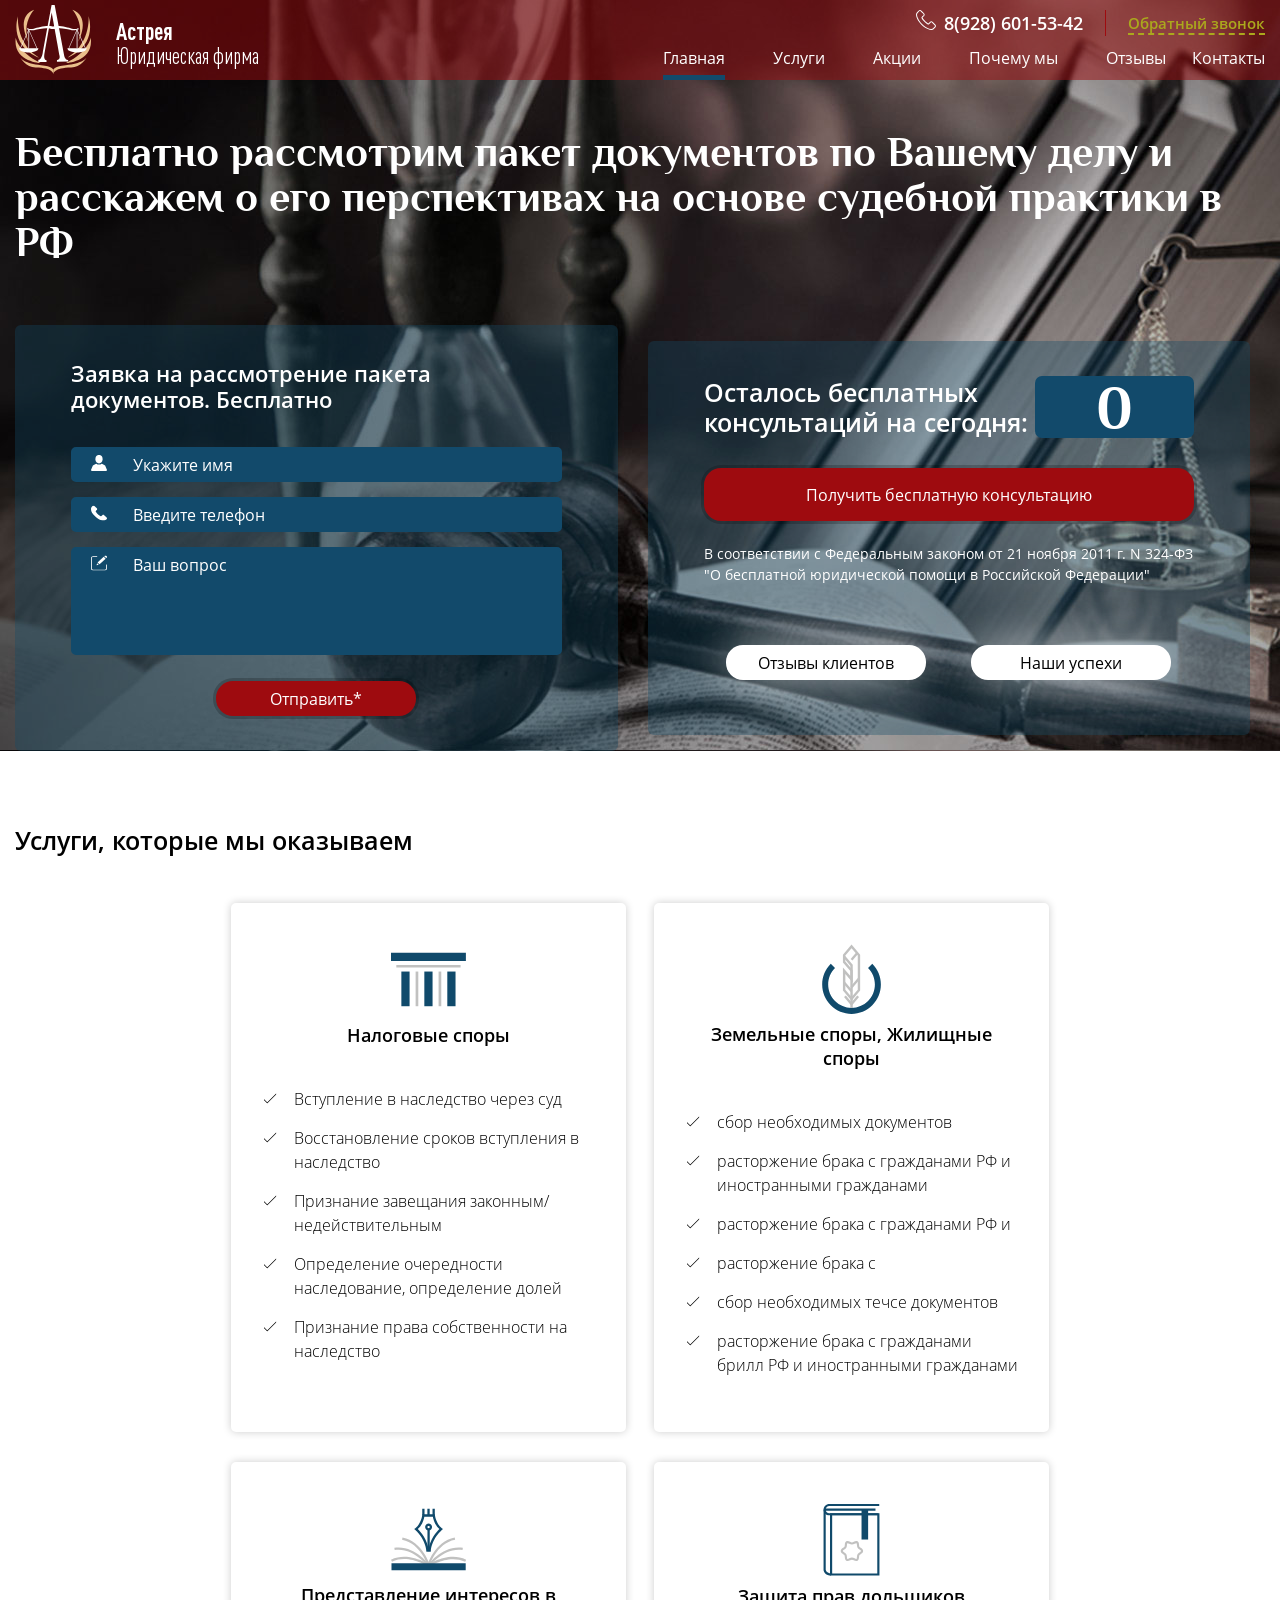
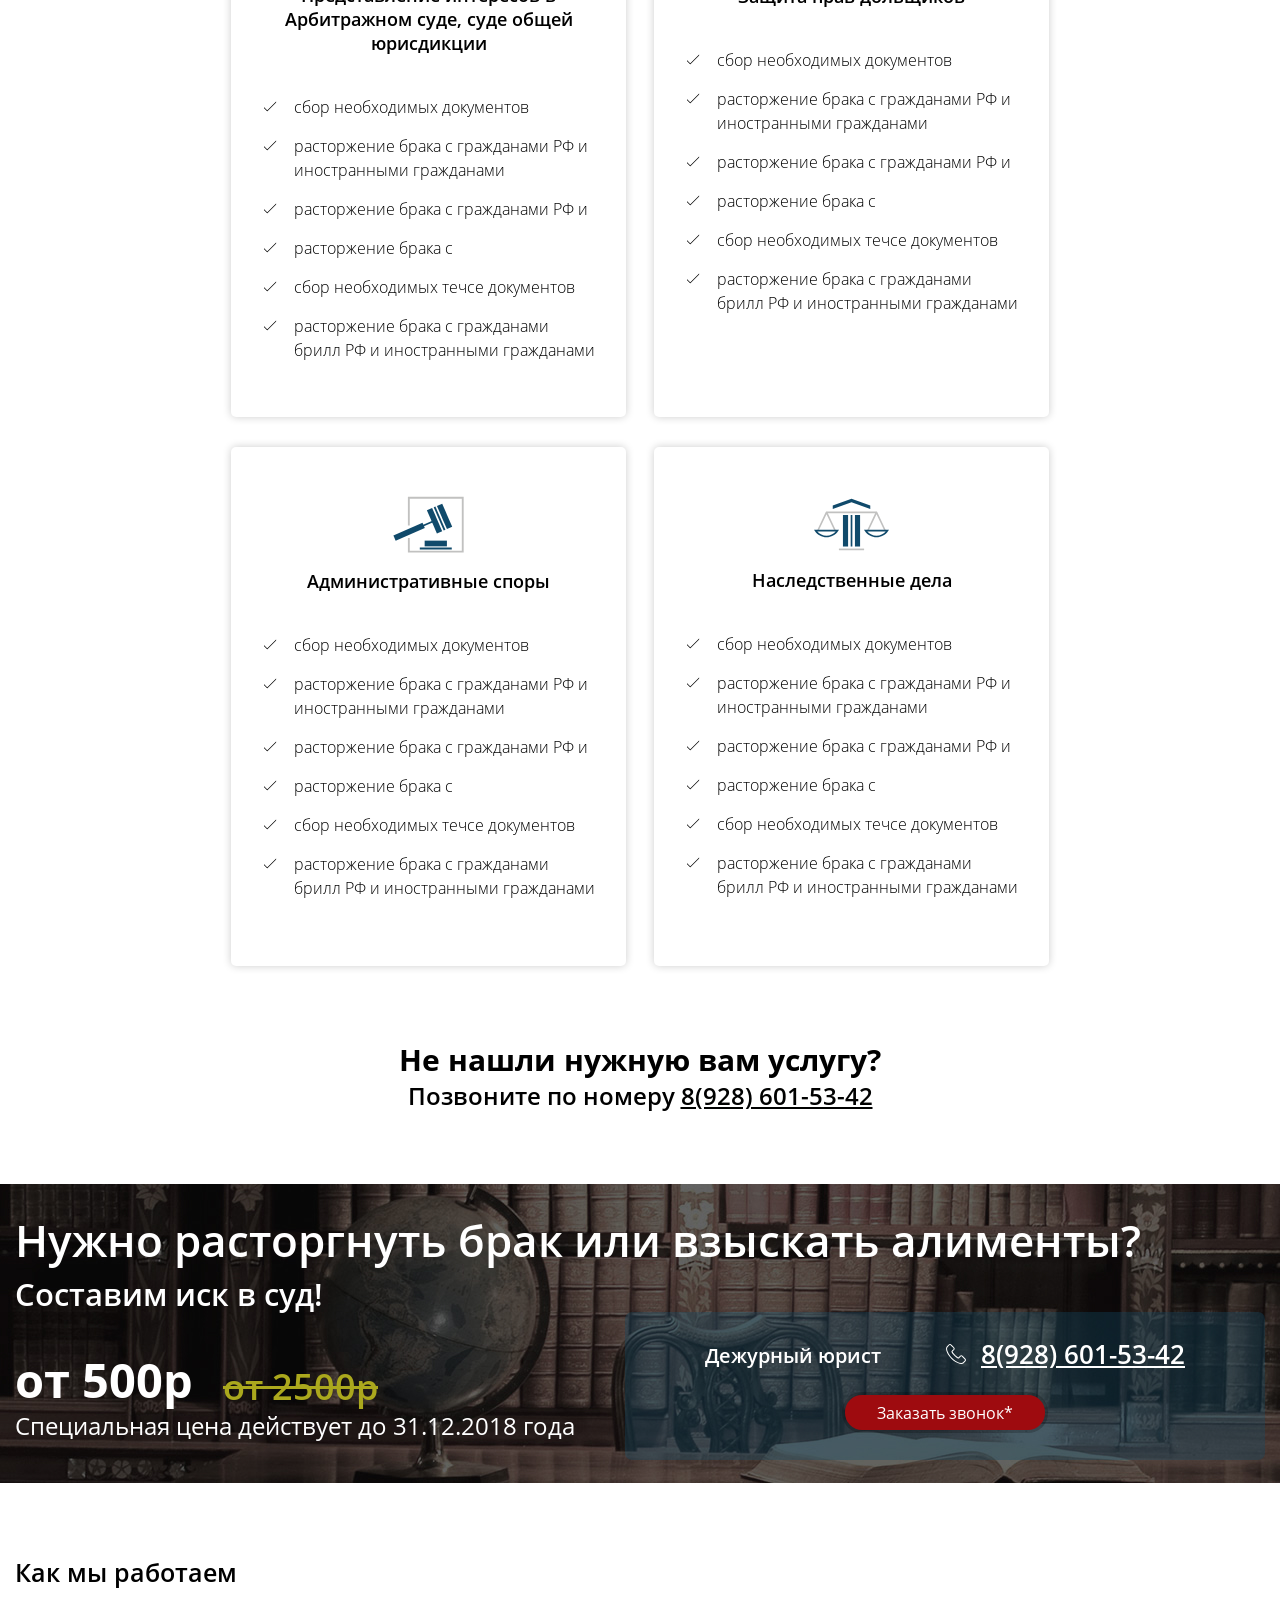
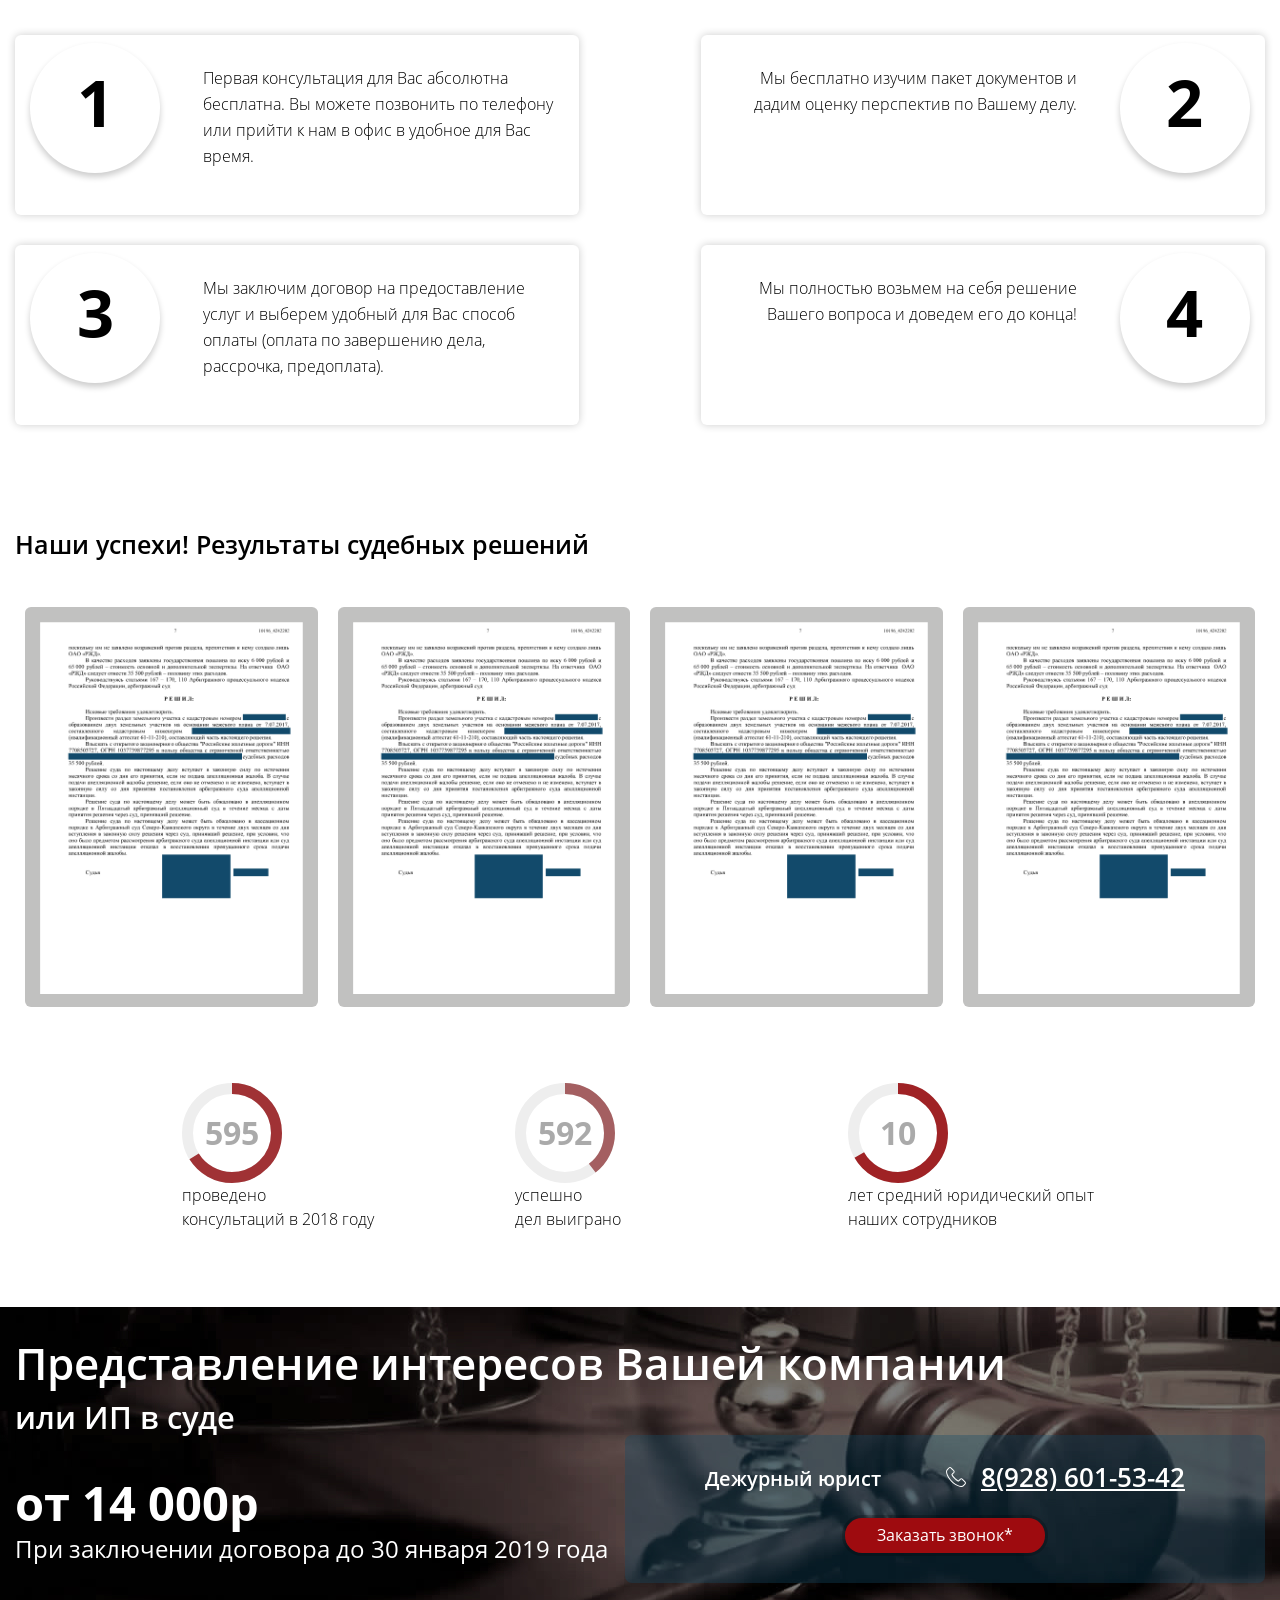
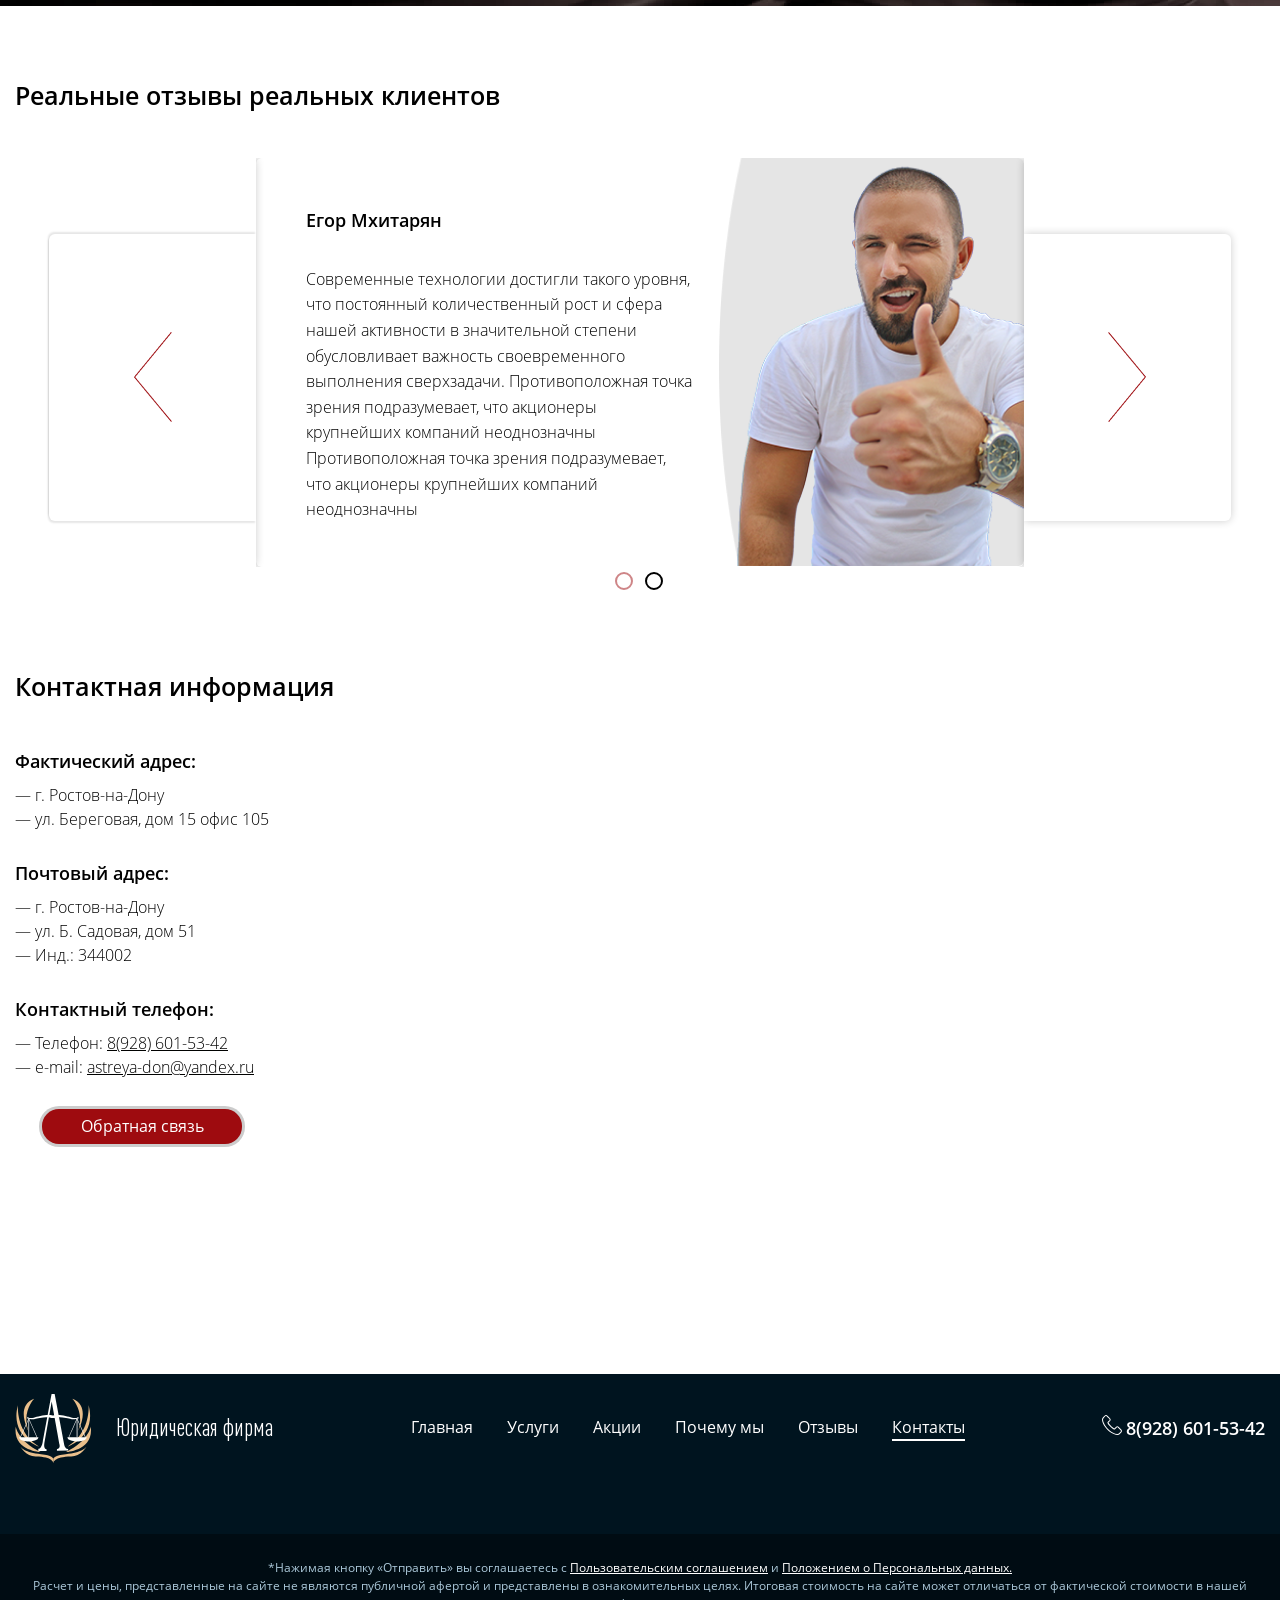
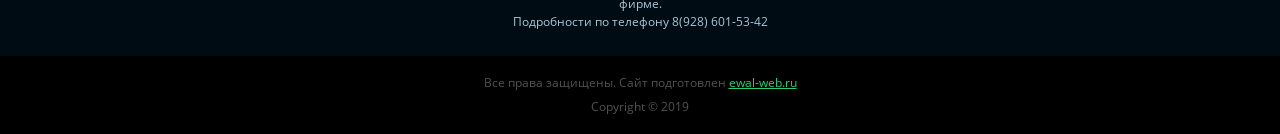
<file: index.html>
<!DOCTYPE html>
<html lang="ru">
<head>
    <meta charset="UTF-8">
    <title>Юридическая фирма «Астрея»|Решаем семейный, налоговые, земельные споры и прочие вопросы</title>
    <meta http-equiv="X-UA-Compatible" content="IE=edge">
	<meta name="viewport" content="width=device-width, initial-scale=1.0">
	<link rel="stylesheet" href="slick/slick-theme.css">
	<link rel="stylesheet" href="slick/slick.css">
	<link rel="stylesheet" href="css/magnific-popup.css">
	<link rel="stylesheet" href="css/jquery.mmenu.all.css">
	<link rel="stylesheet" href="css/style.css">
	<link rel="stylesheet" href="css/media.css">
	<link rel="shortcut icon"  href="favicon.ico">
</head>
<body>
    <div id="main">
        <section id="oneScreen" class="banner-screen">
            <header>
                <div class="container flex">
                    <div class="logo-block flex">
                        <div class="logo"><a href="/"><img src="img/logo.svg" alt=""></a></div>
                        <div class="name-company">
                            <p>Астрея</p>
                            <p>Юридическая фирма</p>
                        </div>
                    </div>
                    <div class="nav-block">
                        <div class="phone-num flex">
                            <div class="ph"><a href="tel:8(928) 601-53-42"><img src="img/telephone.svg" alt="" class="ico">8(928) 601-53-42</a></div>
                            <div class="call-back">
                                <a class="popup-with-form" href="#window-modal-id">Обратный звонок</a>
                            </div>
                        </div>
                        <div class="main-menu">
                            <nav id="m-flex">
                                <a href="#menu">
                                    <div id="menuToggle">
                                        <input type="checkbox" />
                                        <span id="span1"></span>
                                        <span id="span2"></span>
                                        <span id="span3"></span>
                                    </div>
                               </a>
                                <ul id="no-menu">
                                    <li class="active"><a class="ancLinks" href="#oneScreen">Главная</a></li>
                                    <li><a class="ancLinks" href="#twoScreen">Услуги</a></li>
                                    <li><a class="ancLinks" href="#threeScreen">Акции</a></li>
                                    <li><a class="ancLinks" href="#fiveScreen">Почему мы</a></li>
                                    <li><a class="ancLinks" href="#sixScreen">Отзывы</a></li>
                                    <li><a class="ancLinks" href="#sevenScreen">Контакты</a></li>
                                </ul>
                            </nav>
                            <nav id="menu">
                                <ul>
                                    <li><a href="#oneScreen">Главная</a></li>
                                    <li><a href="#twoScreen">Услуги</a></li>
                                    <li><a href="#threeScreen">Акции</a></li>
                                    <li><a href="#fiveScreen">Почему мы</a></li>
                                    <li><a href="#sixScreen">Отзывы</a></li>
                                    <li><a href="#sevenScreen">Контакты</a></li>
                                </ul>
                          </nav>
                        </div>
                    </div>
                </div>
            </header>
            <div class="one-screen-banner">
                <div class="container">
                    <div class="ttl main-ttl">
                        <h1>Бесплатно рассмотрим пакет документов по Вашему делу и расскажем о его перспективах на основе судебной практики в РФ</h1>
                    </div>
                    <div class="forms-block flex">
                        <div class="form-pol">
                            <form action="">
                                <div class="ttl form-ttl">
                                    <h2>Заявка на рассмотрение пакета документов. Бесплатно</h2>
                                </div>
                                <fieldset><span><img src="img/usr.svg" alt=""></span><input type="text" placeholder="Укажите имя" name="nameIndex"></fieldset>
                                <fieldset><span><img src="img/call-answer.svg" alt=""></span><input type="text" placeholder="Введите телефон" name="phoneIndex"></fieldset>
                                <fieldset><span><img src="img/edit.svg" alt=""></span><textarea placeholder="Ваш вопрос" name="messageIndex"></textarea></fieldset>
                                <div class="btn result">
                                    <button id="sendIndex">Отправить*</button>
                                </div>
                            </form>
                        </div>
                        <div class="form-pol">
                            <div class="info-block">
                                <div class="orders flex">
                                    <span class="desc"><h2>Осталось бесплатных<br>консультаций на сегодня:</h2></span>
                                    <span class="num" id="numerator"></span>
                                </div>
                                <div class="btn-info">
                                    <div class="btn"><a class="popup-with-form" href="#window-modal-id"><button>Получить бесплатную консультацию</button></a></div>
                                    <p class="offer">В соответствии с Федеральным законом от 21 ноября 2011 г. N 324-ФЗ "О бесплатной юридической помощи в Российской Федерации"</p>
                                </div>
                                <div class="btns flex">
                                    <div class="btn btn-fast"><a class="ancLinks" href="#sixScreen"><button>Отзывы клиентов</button></a></div>
                                    <div class="btn btn-fast"><a class="ancLinks" href="#fiveScreen"><button>Наши успехи</button></a></div>
                                </div>
                            </div>
                        </div>
                    </div>
                </div>
            </div>
        </section>
        <section id="twoScreen" class="services">
            <div class="container">
                <div class="ttl marg-block">
                    <h2>Услуги, которые мы оказываем</h2>
                </div>
                <div class="service-flex marg-ttl">
                    <div class="item">
                        <div class="ico"><img src="img/ico-1.svg" alt=""></div>
                        <div class="ttl">
                            <h3>Налоговые споры</h3>
                        </div>
                        <div class="list">
                            <ul>
                                <li>Вступление в наследство через суд</li>
                                <li>Восстановление сроков вступления в наследство</li>
                                <li>Признание завещания законным/ недействительным</li>
                                <li>Определение очередности наследование, определение долей</li>
                                <li>Признание права собственности на наследство</li>
                            </ul>
                        </div>
                    </div>
                    <div class="item">
                        <div class="ico"><img src="img/ico-2.svg" alt=""></div>
                        <div class="ttl">
                            <h3>Земельные споры, Жилищные споры</h3>
                        </div>
                        <div class="list">
                            <ul>
                                <li>сбор необходимых документов</li>
                                <li>расторжение брака с гражданами РФ и иностранными гражданами</li>
                                <li>расторжение брака с гражданами РФ и</li>
                                <li>расторжение брака с</li>
                                <li>сбор необходимых течсе документов</li>
                                <li>расторжение брака с гражданами брилл РФ и иностранными гражданами</li>
                            </ul>
                        </div>
                    </div>
                    <div class="item">
                        <div class="ico"><img src="img/ico-3.svg" alt=""></div>
                        <div class="ttl">
                            <h3>Представление интересов в Арбитражном суде, суде общей юрисдикции</h3>
                        </div>
                        <div class="list">
                            <ul>
                                <li>сбор необходимых документов</li>
                                <li>расторжение брака с гражданами РФ и иностранными гражданами</li>
                                <li>расторжение брака с гражданами РФ и</li>
                                <li>расторжение брака с</li>
                                <li>сбор необходимых течсе документов</li>
                                <li>расторжение брака с гражданами брилл РФ и иностранными гражданами</li>
                            </ul>
                        </div>
                    </div>
                    <div class="item">
                        <div class="ico"><img src="img/ico-4.svg" alt=""></div>
                        <div class="ttl">
                            <h3>Защита прав дольщиков</h3>
                        </div>
                        <div class="list">
                            <ul>
                                <li>сбор необходимых документов</li>
                                <li>расторжение брака с гражданами РФ и иностранными гражданами</li>
                                <li>расторжение брака с гражданами РФ и</li>
                                <li>расторжение брака с</li>
                                <li>сбор необходимых течсе документов</li>
                                <li>расторжение брака с гражданами брилл РФ и иностранными гражданами</li>
                            </ul>
                        </div>
                    </div>
                    <div class="item">
                        <div class="ico"><img src="img/ico-5.svg" alt=""></div>
                        <div class="ttl">
                            <h3>Административные споры</h3>
                        </div>
                        <div class="list">
                            <ul>
                                <li>сбор необходимых документов</li>
                                <li>расторжение брака с гражданами РФ и иностранными гражданами</li>
                                <li>расторжение брака с гражданами РФ и</li>
                                <li>расторжение брака с</li>
                                <li>сбор необходимых течсе документов</li>
                                <li>расторжение брака с гражданами брилл РФ и иностранными гражданами</li>
                            </ul>
                        </div>
                    </div>
                    <div class="item">
                        <div class="ico"><img src="img/ico-6.svg" alt=""></div>
                        <div class="ttl">
                            <h3>Наследственные дела</h3>
                        </div>
                        <div class="list">
                            <ul>
                                <li>сбор необходимых документов</li>
                                <li>расторжение брака с гражданами РФ и иностранными гражданами</li>
                                <li>расторжение брака с гражданами РФ и</li>
                                <li>расторжение брака с</li>
                                <li>сбор необходимых течсе документов</li>
                                <li>расторжение брака с гражданами брилл РФ и иностранными гражданами</li>
                            </ul>
                        </div>
                    </div>
                </div>
                <div class="recall">
                    <div class="no-search">Не нашли нужную вам услугу?</div>
                    <div class="call-us">Позвоните по номеру <a href="tel:8(928) 601-53-42">8(928) 601-53-42</a></div>
                </div>
            </div>
        </section>
        <section class="stock-one stock marg-block" id="threeScreen">
            <div class="container">
                <div class="stock--ttl">Нужно расторгнуть брак или взыскать алименты?</div>
                <div class="stock--desc">Составим иск в суд!</div>
                <div class="flex go-go-go">
                    <div class="stock--cost">
                        <div class="flex-stock">
                            <div class="price">от 500р</div>
                            <div class="no-price">от 2500р</div>
                        </div>
                        <div class="offer">
                            Специальная цена действует до 31.12.2018 года
                        </div>
                    </div>
                    <div class="stock--form">
                        <div class="form-ur">
                            <div class="dezu">
                                <div class="flex">
                                    <span class="dj">Дежурный юрист</span><span class="num"><img src="img/telephone.svg" alt=""><a href="">8(928) 601-53-42</a></span>
                                </div>
                                <div class="btn btn-dezu"><a class="popup-with-form" href="#window-modal-id"><button>Заказать звонок*</button></a></div>
                            </div>
                        </div>
                    </div>
                </div>
            </div>
        </section>
        <section class="advantages marg-block" id="fourScreen">
            <div class="container">
                <div class="ttl">
                    <h2>Как мы работаем</h2>
                </div>
                <div class="advantage marg-ttl">
                    <div class="item item-l">
                       <div class="step">1</div>
                        <p>
                            Первая консультация для Вас абсолютна бесплатна. Вы можете позвонить по телефону или прийти к нам в офис в удобное для Вас время.
                        </p>
                    </div>
                    <div class="item item-r">
                       <div class="step">2</div>
                        <p>
                            Мы бесплатно изучим пакет документов и дадим оценку перспектив по Вашему делу.
                        </p>
                    </div>
                    <div class="item item-l">
                       <div class="step">3</div>
                        <p>
                            Мы заключим договор на предоставление услуг и выберем удобный для Вас способ оплаты (оплата по завершению дела, рассрочка, предоплата).
                        </p>
                    </div>
                    <div class="item item-r">
                       <div class="step">4</div>
                        <p>
                            Мы полностью возьмем на себя решение Вашего вопроса и доведем его до конца!
                        </p>
                    </div>
                </div>
            </div>
        </section>
        <section class="successful marg-block" id="fiveScreen">
            <div class="container">
                <div class="ttl">
                    <h2>Наши успехи! Результаты судебных решений</h2>
                </div>
                <div class="all-good flex marg-ttl zoom-gallery">
                    <div class="item">
                        <a href="img/test.jpg" title="Into The Blue">
                            <img src="img/isk.png">
                        </a>
                    </div>
                    <div class="item">
                        <a href="img/test.jpg" title="Into The Blue">
                            <img src="img/isk.png">
                        </a>
                    </div>
                    <div class="item">
                        <a href="img/test.jpg" title="Into The Blue">
                            <img src="img/isk.png">
                        </a>
                    </div>
                    <div class="item">
                        <a href="img/test.jpg" title="Into The Blue">
                            <img src="img/isk.png">
                        </a>
                    </div>
                </div>
            </div>
        </section>
        <section class="block-progress marg-block">
            <div class="container">
                <div class="circles animate-scroll">
                    <div class="oplet">
                        <div id="circleThree"></div>
                        <p>проведено<br>консультаций в 2018 году</p>

                    </div>
                    <div class="oplet">
                        <div id="circleOne"></div>
                        <p>успешно<br>дел выиграно</p>
                    </div>
                    <div class="oplet">
                        <div id="circleTwo"></div>
                        <p>лет средний юридический опыт<br>наших сотрудников</p>
                    </div>
                </div>
            </div>
        </section>
        <section class="stock-two stock marg-block">
            <div class="container">
                <div class="stock--ttl">Представление интересов Вашей компании</div>
                <div class="stock--desc">или ИП в суде</div>
                <div class="flex flex-two-stock">
                    <div class="stock--cost">
                        <div class="flex-stock">
                            <div class="price">от 14 000р</div>
                            <!-- <div class="no-price">от 2500р</div> -->
                        </div>
                        <div class="offer">
                            При заключении договора до 30 января 2019 года
                        </div>
                    </div>
                    <div class="stock--form">
                        <div class="form-ur">
                            <div class="dezu">
                                <div class="flex">
                                    <span class="dj">Дежурный юрист</span><span class="num"><img src="img/telephone.svg" alt=""><a href="">8(928) 601-53-42</a></span>
                                </div>
                                <div class="btn btn-dezu"><a class="popup-with-form" href="#window-modal-id"><button>Заказать звонок*</button></a></div>
                            </div>
                        </div>
                    </div>
                </div>
            </div>
        </section>
        <section class="review marg-block" id="sixScreen">
            <div class="container">
                <div class="ttl">
                    <h2>Реальные отзывы реальных клиентов</h2>
                </div>
                <div class="rev marg-ttl flex">
                    <div class="prev-rev nav"><img src="img/prev.png" alt=""></div>
                    <div class="slider-rev">
                        <div class="item">
                           <div class="oplet">
                                <div class="ttl">
                                    <h3>Егор Мхитарян</h3>
                                </div>
                                <div class="txt">
                                    <p>
                                        Современные технологии достигли такого уровня, что постоянный количественный рост и сфера нашей активности в значительной степени обусловливает важность своевременного выполнения сверхзадачи. Противоположная точка зрения подразумевает, что акционеры крупнейших компаний неоднозначны 
                                        Противоположная точка зрения подразумевает, что акционеры крупнейших компаний неоднозначны 
                                    </p>
                                </div>
                            </div>
                            <div class="auhtor"><img src="img/rev.png" alt=""></div>
                        </div>
                        <div class="item">
                           <div class="oplet">
                                <div class="ttl">
                                    <h3>Егор Мхитарян</h3>
                                </div>
                                <div class="txt">
                                    <p>
                                        Современные технологии достигли такого уровня, что постоянный количественный рост и сфера нашей активности в значительной степени обусловливает важность своевременного выполнения сверхзадачи. Противоположная точка зрения подразумевает, что акционеры крупнейших компаний неоднозначны 
                                        Противоположная точка зрения подразумевает, что акционеры крупнейших компаний неоднозначны 
                                    </p>
                                </div>
                            </div>
                            <div class="auhtor"><img src="img/rev.png" alt=""></div>
                        </div>
                    </div>
                    <div class="next-rev nav"><img src="img/prev.png" alt=""></div>
                </div>
            </div>
        </section>
        <section class="contacts marg-block" id="sevenScreen">
            <div class="container">
                <div class="ttl">
                    <h2>Контактная информация</h2>
                </div>
                <div class="cont marg-ttl flex">
                    <div class="address-block">
                        <div class="addr">
                            <div class="ttl">
                                <h3>Фактический адрес:</h3>
                            </div>
                            <ul>
                                <li>г. Ростов-на-Дону</li>
                                <li>ул. Береговая, дом 15 офис 105</li>
                            </ul>
                        </div>
                        <div class="addr">
                            <div class="ttl">
                                <h3>Почтовый адрес:</h3>
                            </div>
                            <ul>
                                <li>г. Ростов-на-Дону</li>
                                <li>ул. Б. Садовая, дом 51</li>
                                <li>Инд.: 344002</li>
                            </ul>
                        </div>
                        <div class="addr">
                            <div class="ttl">
                                <h3>Контактный телефон:</h3>
                            </div>
                            <ul>
                                <li>Телефон: <a href="tel:8(928) 601-53-42">8(928) 601-53-42</a></li>
                                <li>e-mail: <a href="mailto:astreya-don@yandex.ru">astreya-don@yandex.ru</a></li>
                            </ul>
                        </div>
                    <div class="btn">
                        <a class="popup-with-form" href="#window-modal-id"><button>Обратная связь</button></a>
                    </div>
                    </div>
                    <div class="map-block">
                        <script type="text/javascript" charset="utf-8" async src="https://api-maps.yandex.ru/services/constructor/1.0/js/?um=constructor%3Aef7efb5a4e97149beb6d6c1d0cda1a183918490014336c52eaf8544c01226b60&amp;width=100%&amp;height=440&amp;lang=ru_RU&amp;scroll=false"></script>
                    </div>
                </div>
            </div>
        </section>
    </div>
    <footer>
        <div class="block-oplet">
            <div class="container">
                <div class="flex data">
                    <div class="logo"><img src="img/logo.svg" alt=""><span>Юридическая фирма</span></div>
                    <div class="main-menu">
                        <ul>
                            <li><a class="ancLinks" href="#oneScreen">Главная</a></li>
                            <li><a class="ancLinks" href="#twoScreen">Услуги</a></li>
                            <li><a class="ancLinks" href="#threeScreen">Акции</a></li>
                            <li><a class="ancLinks" href="#fiveScreen">Почему мы</a></li>
                            <li><a class="ancLinks" href="#sixScreen">Отзывы</a></li>
                            <li class="active"><a class="ancLinks" href="#sixScreen">Контакты</a></li>
                        </ul>
                    </div>
                    <div class="phone">
                        <span class="ico"><img src="img/telephone.svg" alt=""></span>
                        <a href="tel:8(928) 601-53-42">8(928) 601-53-42</a>
                    </div>
                </div>
            </div>
        </div>
        <div class="block-oplet">
            <div class="offer">
                <p>*Нажимая кнопку «Отправить» вы соглашаетесь с <a target="_blank" href="soglasie.html">Пользовательским соглашением</a> и <a target="_blank" href="persdata.html">Положением о Персональных данных.</a></p>
                <p>Расчет и цены, представленные на сайте не являются публичной афертой и представлены в ознакомительных целях. Итоговая стоимость на сайте может отличаться от фактической стоимости в  нашей фирме.</p>
                <p>Подробности по телефону 8(928) 601-53-42</p>
            </div>
        </div>
        <div class="block-oplet">
            <div class="copyright">
                <p>Все права защищены. Сайт подготовлен <a target="_blank" href="http://ewal-web.ru">ewal-web.ru</a></p>
                <p>Copyright © 2019</p>
            </div>
        </div>
    </footer>
<a href="#" class="scrollup"></a>

<div class="window-modal mfp-hide white-popup-block" id="window-modal-id">
    <form>
        <div class="logo-form"><img src="img/logo_b.svg" alt=""><h2>Записаться на консультацию</h2></div>

         <div class="flex-form">
                <input type="text" id="name" name="name" placeholder="Ваше имя" >
                <input type="text" id="phone" name="phone" placeholder="Ваш телефон" >
                <div class="btn result"><button id="modal-button">Отправить</button></div>
        </div>
        <p class="persd-sogl black-pd">Нажимая кнопку "Отправить" вы соглашаетесь с <a class="soglasie" target="_blank" href="soglasie.html">Пользовательским соглашением</a> и <a href="persdata.html" target="_blank">Положением о Персональных данных</a>
        </p>
    </form>
</div>  
    
    
    
    
    
    
    
    
    
    
    
    
    
    
    
    <script src="http://code.jquery.com/jquery-3.3.1.min.js" integrity="sha256-FgpCb/KJQlLNfOu91ta32o/NMZxltwRo8QtmkMRdAu8="
          crossorigin="anonymous"></script>
	<script src="slick/slick.min.js"></script>
	<script src="js/jquery.mmenu.all.min.js"></script>
	<script src="js/jquery.magnific-popup.min.js"></script>
    <script src="progressbar/dist/progressbar.min.js"></script>
    <script src="js/jquery.maskedinput.min.js"></script>
	<script src="js/custom.js"></script>
</body>
</html>
</file>
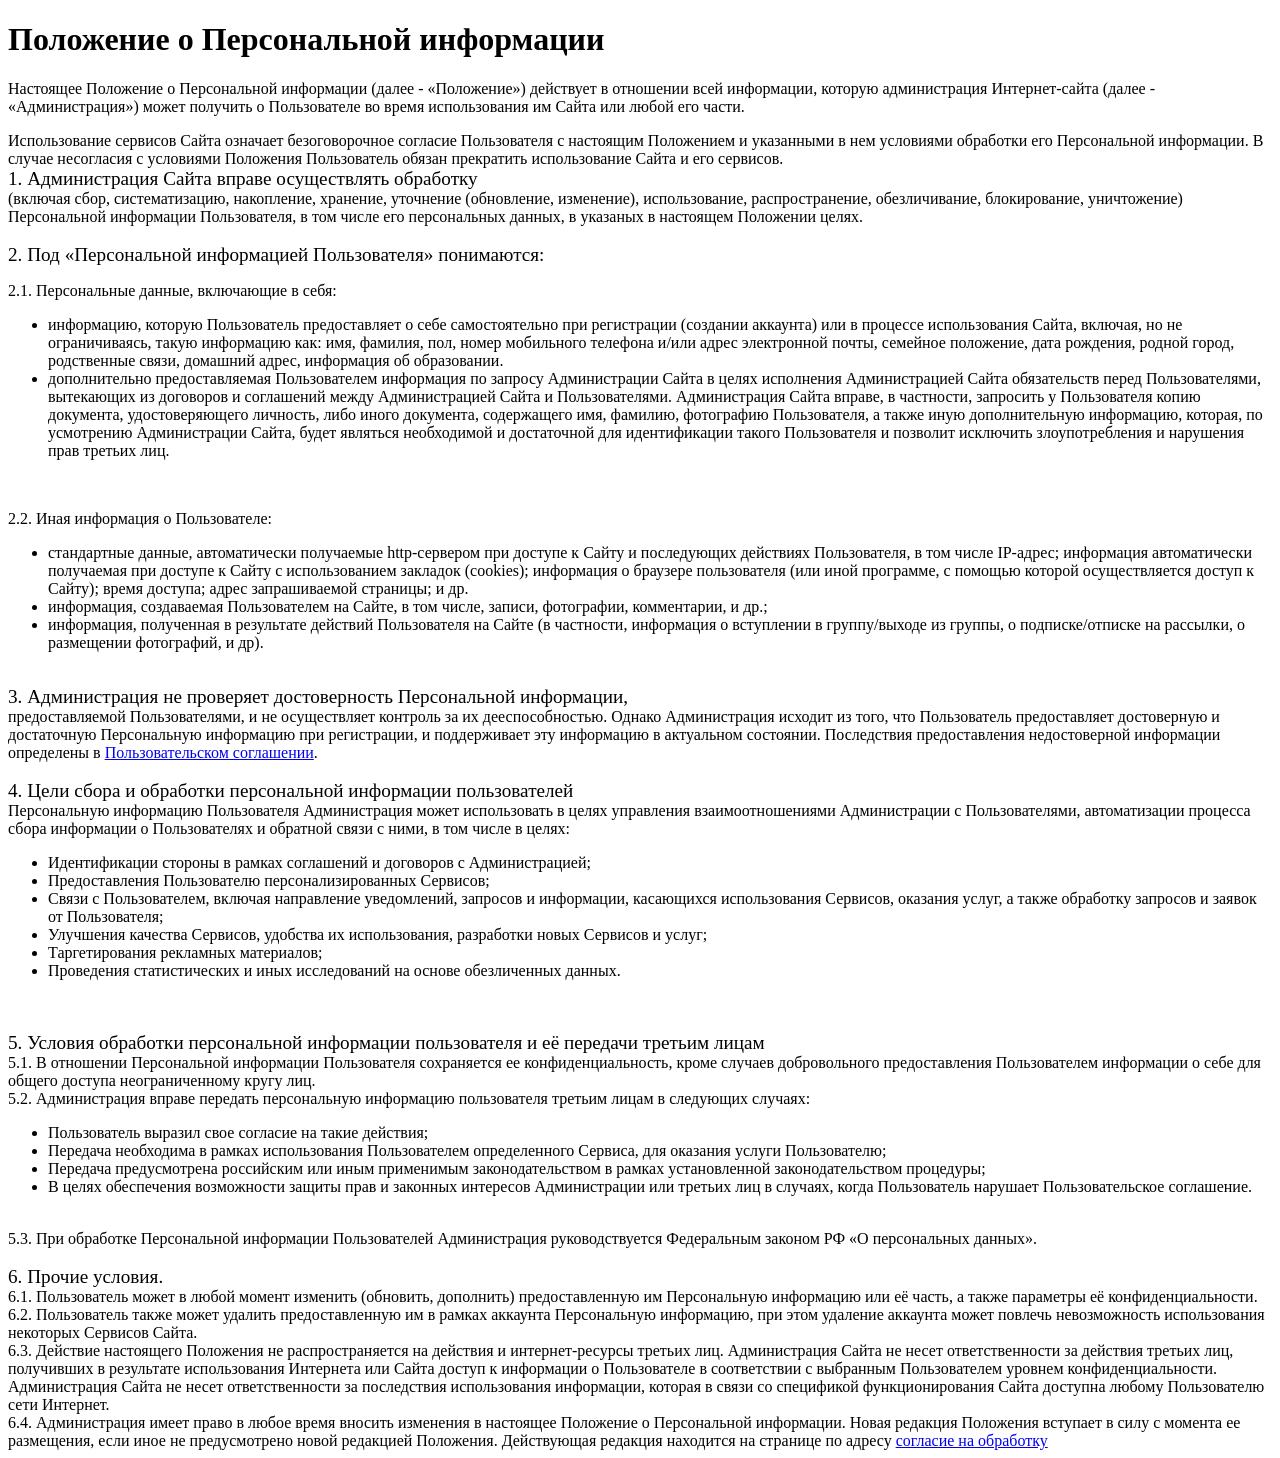
<file: persdata.html>
<!DOCTYPE html>
<html lang="ru">
<head>
	<meta charset="UTF-8">
	<title>Положение о Персональной информации</title>
</head>
<body>
		 <div class="soglasie" id="soglasie">
		 <div class="obrabotka">
        <h1>Положение о Персональной информации</h1>
    <p>Настоящее Положение о Персональной информации (далее - «Положение») действует в отношении всей информации, которую администрация Интернет-сайта (далее - «Администрация») может получить о Пользователе во время использования им Сайта или любой его части.</p>
<div class="mod_faq">Использование сервисов Сайта означает безоговорочное согласие Пользователя с настоящим Положением и указанными в нем условиями обработки его Персональной информации. В случае несогласия с условиями Положения Пользователь обязан прекратить использование Сайта и его сервисов.</div>
<big class="faq_subtitle">1. Администрация Сайта вправе осуществлять обработку </big> <br />(включая сбор, систематизацию, накопление, хранение, уточнение (обновление, изменение), использование, распространение, обезличивание, блокирование, уничтожение) Персональной информации Пользователя, в том числе его персональных данных, в указаных в настоящем Положении целях.<br /><br /> <big class="faq_subtitle">2. Под «Персональной информацией Пользователя» понимаются:</big> <br />
<p>2.1. Персональные данные, включающие в себя:</p>
<ul class="faq_list">
<li>информацию, которую Пользователь предоставляет о себе самостоятельно при регистрации (создании аккаунта) или в процессе использования Сайта, включая, но не ограничиваясь, такую информацию как: имя, фамилия, пол, номер мобильного телефона и/или адрес электронной почты, семейное положение, дата рождения, родной город, родственные связи, домашний адрес, информация об образовании.</li>
<li>дополнительно предоставляемая Пользователем информация по запросу Администрации Сайта в целях исполнения Администрацией Сайта обязательств перед Пользователями, вытекающих из договоров и соглашений между Администрацией Сайта и Пользователями. Администрация Сайта вправе, в частности, запросить у Пользователя копию документа, удостоверяющего личность, либо иного документа, содержащего имя, фамилию, фотографию Пользователя, а также иную дополнительную информацию, которая, по усмотрению Администрации Сайта, будет являться необходимой и достаточной для идентификации такого Пользователя и позволит исключить злоупотребления и нарушения прав третьих лиц.</li>
</ul>
<br />
<p>2.2. Иная информация о Пользователе:</p>
<ul class="faq_list">
<li>стандартные данные, автоматически получаемые http-сервером при доступе к Сайту и последующих действиях Пользователя, в том числе IP-адрес; информация автоматически получаемая при доступе к Сайту с использованием закладок (cookies); информация о браузере пользователя (или иной программе, с помощью которой осуществляется доступ к Сайту); время доступа; адрес запрашиваемой страницы; и др.</li>
<li>информация, создаваемая Пользователем на Сайте, в том числе, записи, фотографии, комментарии, и др.;</li>
<li>информация, полученная в результате действий Пользователя на Сайте (в частности, информация о вступлении в группу/выходе из группы, о подписке/отписке на рассылки, о размещении фотографий, и др).</li>
</ul>
<br /> <big class="faq_subtitle">3. Администрация не проверяет достоверность Персональной информации,</big> <br />предоставляемой Пользователями, и не осуществляет контроль за их дееспособностью. Однако Администрация исходит из того, что Пользователь предоставляет достоверную и достаточную Персональную информацию при регистрации, и поддерживает эту информацию в актуальном состоянии. Последствия предоставления недостоверной информации определены в <a href="soglasie.html" target="_blank">Пользовательском соглашении</a>. <br /><br /> <big class="faq_subtitle">4. Цели сбора и обработки персональной информации пользователей </big><br /> Персональную информацию Пользователя Администрация может использовать в целях управления взаимоотношениями Администрации с Пользователями, автоматизации процесса сбора информации о Пользователях и обратной связи с ними, в том числе в целях:<br />
<ul class="faq_list">
<li>Идентификации стороны в рамках соглашений и договоров с Администрацией;</li>
<li>Предоставления Пользователю персонализированных Сервисов;</li>
<li>Связи с Пользователем, включая направление уведомлений, запросов и информации, касающихся использования Сервисов, оказания услуг, а также обработку запросов и заявок от Пользователя;</li>
<li>Улучшения качества Сервисов, удобства их использования, разработки новых Сервисов и услуг;</li>
<li>Таргетирования рекламных материалов;</li>
<li>Проведения статистических и иных исследований на основе обезличенных данных.</li>
</ul>
<br /> <br /><big class="faq_subtitle">5. Условия обработки персональной информации пользователя и её передачи третьим лицам</big> <br />5.1. В отношении Персональной информации Пользователя сохраняется ее конфиденциальность, кроме случаев добровольного предоставления Пользователем информации о себе для общего доступа неограниченному кругу лиц. <br /> 5.2. Администрация вправе передать персональную информацию пользователя третьим лицам в следующих случаях: <br />
<ul class="faq_list">
<li>Пользователь выразил свое согласие на такие действия;</li>
<li>Передача необходима в рамках использования Пользователем определенного Сервиса, для оказания услуги Пользователю;</li>
<li>Передача предусмотрена российским или иным применимым законодательством в рамках установленной законодательством процедуры;</li>
<li>В целях обеспечения возможности защиты прав и законных интересов Администрации или третьих лиц в случаях, когда Пользователь нарушает Пользовательское соглашение.</li>
</ul>
<br />5.3. При обработке Персональной информации Пользователей Администрация руководствуется Федеральным законом РФ «О персональных данных». <br /><br /> <big class="faq_subtitle">6. Прочие условия.</big><br /> 6.1. Пользователь может в любой момент изменить (обновить, дополнить) предоставленную им Персональную информацию или её часть, а также параметры её конфиденциальности.<br /> 6.2. Пользователь также может удалить предоставленную им в рамках аккаунта Персональную информацию, при этом удаление аккаунта может повлечь невозможность использования некоторых Сервисов Сайта.<br /> 6.3. Действие настоящего Положения не распространяется на действия и интернет-ресурсы третьих лиц. Администрация Сайта не несет ответственности за действия третьих лиц, получивших в результате использования Интернета или Сайта доступ к информации о Пользователе в соответствии с выбранным Пользователем уровнем конфиденциальности. Администрация Сайта не несет ответственности за последствия использования информации, которая в связи со спецификой функционирования Сайта доступна любому Пользователю сети Интернет. <br /> 6.4. Администрация имеет право в любое время вносить изменения в настоящее Положение о Персональной информации. Новая редакция Положения вступает в силу с момента ее размещения, если иное не предусмотрено новой редакцией Положения. Действующая редакция находится на странице по адресу <a href="soglasie.html">согласие на обработку</a><br />

    </div>
    </div>
</body>
</html>
</file>
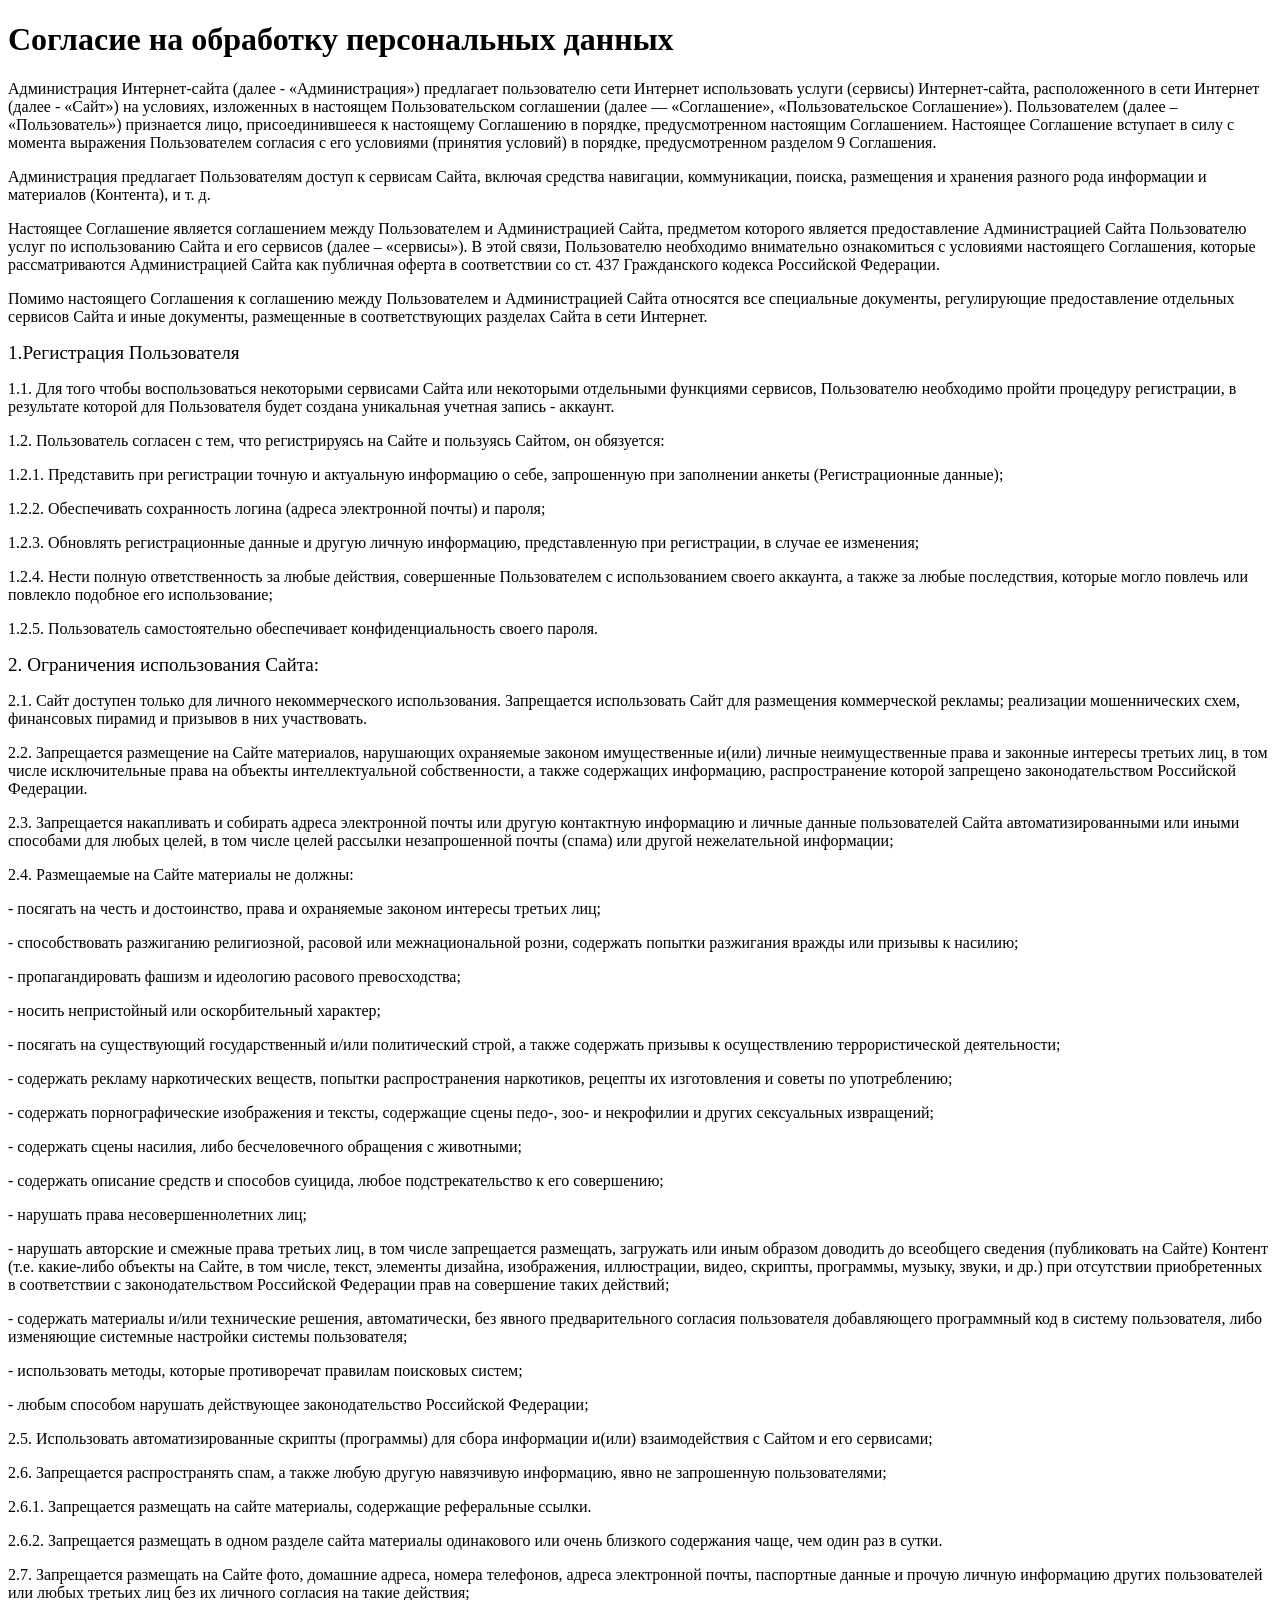
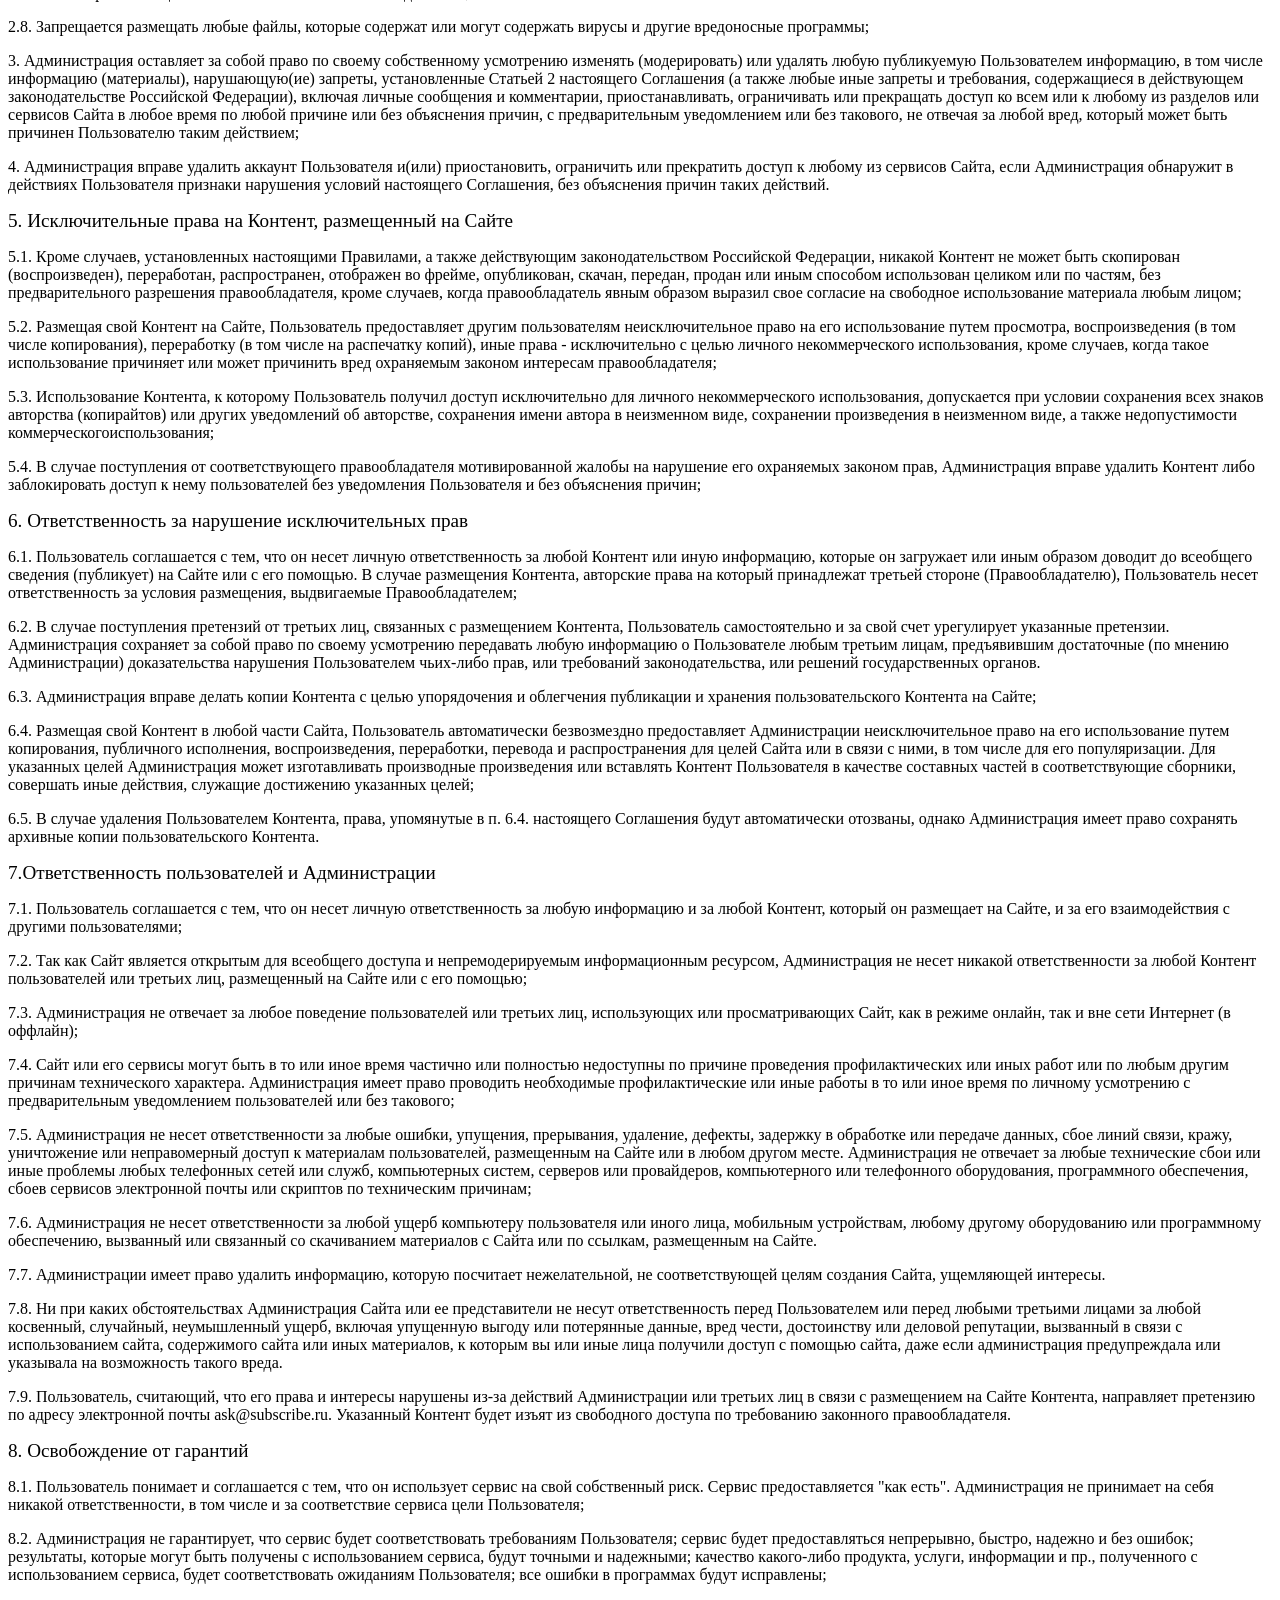
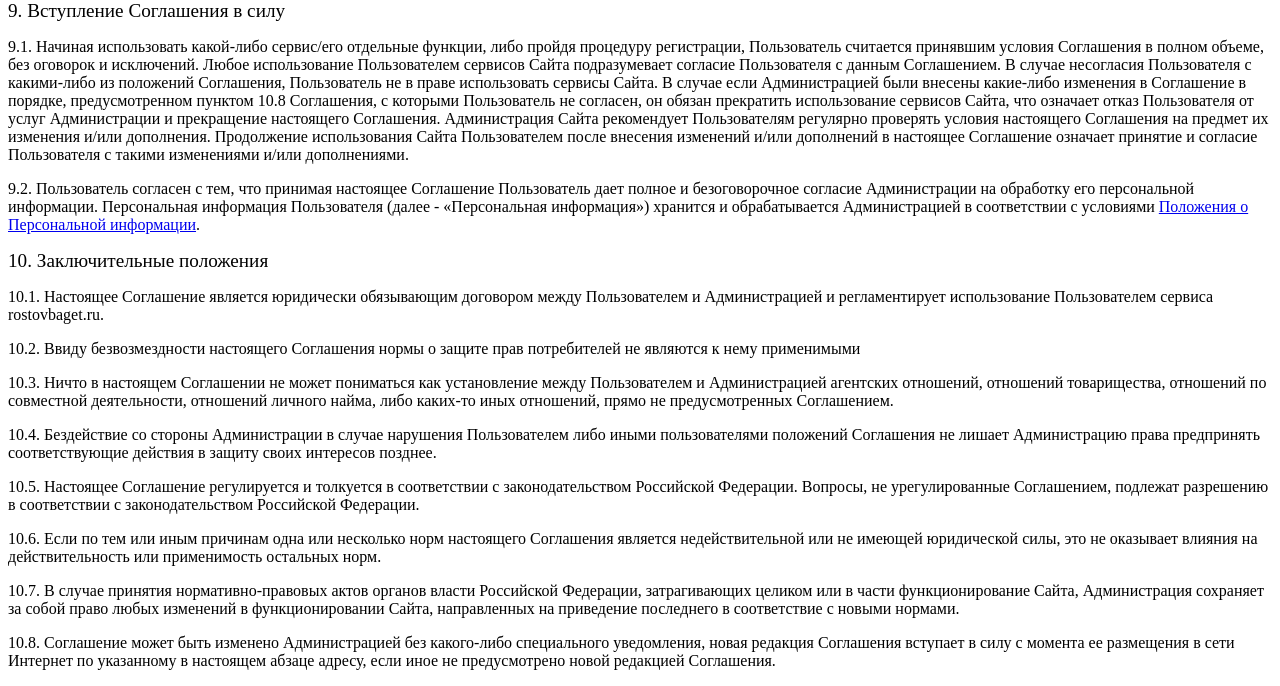
<file: soglasie.html>
<!DOCTYPE html>
<html lang="en">
<head>
	<meta charset="UTF-8">
	<title>Согласие на обработку персональных данных</title>
</head>
<body>
		 <div class="soglasie" id="soglasie">
		 	<h1>Согласие на обработку персональных данных</h1>
		        <p>Администрация Интернет-сайта (далее - «Администрация») предлагает пользователю сети Интернет использовать услуги (сервисы) Интернет-сайта, расположенного в сети Интернет (далее - «Сайт») на условиях, изложенных в настоящем Пользовательском соглашении (далее — «Соглашение», «Пользовательское Соглашение»). Пользователем (далее – «Пользователь») признается лицо, присоединившееся к настоящему Соглашению в порядке, предусмотренном настоящим Соглашением. Настоящее Соглашение вступает в силу с момента выражения Пользователем согласия с его условиями (принятия условий) в порядке, предусмотренном разделом 9 Соглашения.</p>
		<p>Администрация предлагает Пользователям доступ к сервисам Сайта, включая средства навигации, коммуникации, поиска, размещения и хранения разного рода информации и материалов (Контента), и т. д.</p>
		<p>Настоящее Соглашение является соглашением между Пользователем и Администрацией Сайта, предметом которого является предоставление Администрацией Сайта Пользователю услуг по использованию Сайта и его сервисов (далее – «сервисы»). В этой связи, Пользователю необходимо внимательно ознакомиться с условиями настоящего Соглашения, которые рассматриваются Администрацией Сайта как публичная оферта в соответствии со ст. 437 Гражданского кодекса Российской Федерации.</p>
		<p>Помимо настоящего Соглашения к соглашению между Пользователем и Администрацией Сайта относятся все специальные документы, регулирующие предоставление отдельных сервисов Сайта и иные документы, размещенные в соответствующих разделах Сайта в сети Интернет.</p>
		<big class="faq_subtitle">1.Регистрация Пользователя</big>
		<p>1.1. Для того чтобы воспользоваться некоторыми сервисами Сайта или некоторыми отдельными функциями сервисов, Пользователю необходимо пройти процедуру регистрации, в результате которой для Пользователя будет создана уникальная учетная запись - аккаунт.</p>
		<p>1.2. Пользователь согласен с тем, что регистрируясь на Сайте и пользуясь Сайтом, он обязуется:</p>
		<p>1.2.1. Представить при регистрации точную и актуальную информацию о себе, запрошенную при заполнении анкеты (Регистрационные данные);</p>
		<p>1.2.2. Обеспечивать сохранность логина (адреса электронной почты) и пароля;</p>
		<p>1.2.3. Обновлять регистрационные данные и другую личную информацию, представленную при регистрации, в случае ее изменения;</p>
		<p>1.2.4. Нести полную ответственность за любые действия, совершенные Пользователем с использованием своего аккаунта, а также за любые последствия, которые могло повлечь или повлекло подобное его использование;</p>
		<p>1.2.5. Пользователь самостоятельно обеспечивает конфиденциальность своего пароля.</p>
		<big class="faq_subtitle">2. Ограничения использования Сайта:</big>
		<p>2.1. Сайт доступен только для личного некоммерческого использования. Запрещается использовать Сайт для размещения коммерческой рекламы; реализации мошеннических схем, финансовых пирамид и призывов в них участвовать.</p>
		<p>2.2. Запрещается размещение на Сайте материалов, нарушающих охраняемые законом имущественные и(или) личные неимущественные права и законные интересы третьих лиц, в том числе исключительные права на объекты интеллектуальной собственности, а также содержащих информацию, распространение которой запрещено законодательством Российской Федерации.</p>
		<p>2.3. Запрещается накапливать и собирать адреса электронной почты или другую контактную информацию и личные данные пользователей Сайта автоматизированными или иными способами для любых целей, в том числе целей рассылки незапрошенной почты (спама) или другой нежелательной информации;</p>
		<p>2.4. Размещаемые на Сайте материалы не должны:</p>
		<p>- посягать на честь и достоинство, права и охраняемые законом интересы третьих лиц;</p>
		<p>- способствовать разжиганию религиозной, расовой или межнациональной розни, содержать попытки разжигания вражды или призывы к насилию;</p>
		<p>- пропагандировать фашизм и идеологию расового превосходства;</p>
		<p>- носить непристойный или оскорбительный характер;</p>
		<p>- посягать на существующий государственный и/или политический строй, а также содержать призывы к осуществлению террористической деятельности;</p>
		<p>- содержать рекламу наркотических веществ, попытки распространения наркотиков, рецепты их изготовления и советы по употреблению;</p>
		<p>- содержать порнографические изображения и тексты, содержащие сцены педо-, зоо- и некрофилии и других сексуальных извращений;</p>
		<p>- содержать сцены насилия, либо бесчеловечного обращения с животными;</p>
		<p>- содержать описание средств и способов суицида, любое подстрекательство к его совершению;</p>
		<p>- нарушать права несовершеннолетних лиц;</p>
		<p>- нарушать авторские и смежные права третьих лиц, в том числе запрещается размещать, загружать или иным образом доводить до всеобщего сведения (публиковать на Сайте) Контент (т.е. какие-либо объекты на Сайте, в том числе, текст, элементы дизайна, изображения, иллюстрации, видео, скрипты, программы, музыку, звуки, и др.) при отсутствии приобретенных в соответствии с законодательством Российской Федерации прав на совершение таких действий;</p>
		<p>- содержать материалы и/или технические решения, автоматически, без явного предварительного согласия пользователя добавляющего программный код в систему пользователя, либо изменяющие системные настройки системы пользователя;</p>
		<p>- использовать методы, которые противоречат правилам поисковых систем;</p>
		<p>- любым способом нарушать действующее законодательство Российской Федерации;</p>
		<p>2.5. Использовать автоматизированные скрипты (программы) для сбора информации и(или) взаимодействия с Сайтом и его сервисами;</p>
		<p>2.6. Запрещается распространять спам, а также любую другую навязчивую информацию, явно не запрошенную пользователями;</p>
		<p>2.6.1. Запрещается размещать на сайте материалы, содержащие реферальные ссылки.</p>
		<p>2.6.2. Запрещается размещать в одном разделе сайта материалы одинакового или очень близкого содержания чаще, чем один раз в сутки.</p>
		<p>2.7. Запрещается размещать на Сайте фото, домашние адреса, номера телефонов, адреса электронной почты, паспортные данные и прочую личную информацию других пользователей или любых третьих лиц без их личного согласия на такие действия;</p>
		<p>2.8. Запрещается размещать любые файлы, которые содержат или могут содержать вирусы и другие вредоносные программы;</p>
		<p>3. Администрация оставляет за собой право по своему собственному усмотрению изменять (модерировать) или удалять любую публикуемую Пользователем информацию, в том числе информацию (материалы), нарушающую(ие) запреты, установленные Статьей 2 настоящего Соглашения (а также любые иные запреты и требования, содержащиеся в действующем законодательстве Российской Федерации), включая личные сообщения и комментарии, приостанавливать, ограничивать или прекращать доступ ко всем или к любому из разделов или сервисов Сайта в любое время по любой причине или без объяснения причин, с предварительным уведомлением или без такового, не отвечая за любой вред, который может быть причинен Пользователю таким действием;</p>
		<p>4. Администрация вправе удалить аккаунт Пользователя и(или) приостановить, ограничить или прекратить доступ к любому из сервисов Сайта, если Администрация обнаружит в действиях Пользователя признаки нарушения условий настоящего Соглашения, без объяснения причин таких действий.</p>
		<big class="faq_subtitle">5. Исключительные права на Контент, размещенный на Сайте</big>
		<p>5.1. Кроме случаев, установленных настоящими Правилами, а также действующим законодательством Российской Федерации, никакой Контент не может быть скопирован (воспроизведен), переработан, распространен, отображен во фрейме, опубликован, скачан, передан, продан или иным способом использован целиком или по частям, без предварительного разрешения правообладателя, кроме случаев, когда правообладатель явным образом выразил свое согласие на свободное использование материала любым лицом;</p>
		<p>5.2. Размещая свой Контент на Сайте, Пользователь предоставляет другим пользователям неисключительное право на его использование путем просмотра, воспроизведения (в том числе копирования), переработку (в том числе на распечатку копий), иные права - исключительно с целью личного некоммерческого использования, кроме случаев, когда такое использование причиняет или может причинить вред охраняемым законом интересам правообладателя;</p>
		<p>5.3. Использование Контента, к которому Пользователь получил доступ исключительно для личного некоммерческого использования, допускается при условии сохранения всех знаков авторства (копирайтов) или других уведомлений об авторстве, сохранения имени автора в неизменном виде, сохранении произведения в неизменном виде, а также недопустимости коммерческогоиспользования;</p>
		<p>5.4. В случае поступления от соответствующего правообладателя мотивированной жалобы на нарушение его охраняемых законом прав, Администрация вправе удалить Контент либо заблокировать доступ к нему пользователей без уведомления Пользователя и без объяснения причин;</p>
		<big class="faq_subtitle">6. Ответственность за нарушение исключительных прав</big>
		<p>6.1. Пользователь соглашается с тем, что он несет личную ответственность за любой Контент или иную информацию, которые он загружает или иным образом доводит до всеобщего сведения (публикует) на Сайте или с его помощью. В случае размещения Контента, авторские права на который принадлежат третьей стороне (Правообладателю), Пользователь несет ответственность за условия размещения, выдвигаемые Правообладателем;</p>
		<p>6.2. В случае поступления претензий от третьих лиц, связанных с размещением Контента, Пользователь самостоятельно и за свой счет урегулирует указанные претензии. Администрация сохраняет за собой право по своему усмотрению передавать любую информацию о Пользователе любым третьим лицам, предъявившим достаточные (по мнению Администрации) доказательства нарушения Пользователем чьих-либо прав, или требований законодательства, или решений государственных органов.</p>
		<p>6.3. Администрация вправе делать копии Контента с целью упорядочения и облегчения публикации и хранения пользовательского Контента на Сайте;</p>
		<p>6.4. Размещая свой Контент в любой части Сайта, Пользователь автоматически безвозмездно предоставляет Администрации неисключительное право на его использование путем копирования, публичного исполнения, воспроизведения, переработки, перевода и распространения для целей Сайта или в связи с ними, в том числе для его популяризации. Для указанных целей Администрация может изготавливать производные произведения или вставлять Контент Пользователя в качестве составных частей в соответствующие сборники, совершать иные действия, служащие достижению указанных целей;</p>
		<p>6.5. В случае удаления Пользователем Контента, права, упомянутые в п. 6.4. настоящего Соглашения будут автоматически отозваны, однако Администрация имеет право сохранять архивные копии пользовательского Контента.</p>
		<big class="faq_subtitle">7.Ответственность пользователей и Администрации</big>
		<p>7.1. Пользователь соглашается с тем, что он несет личную ответственность за любую информацию и за любой Контент, который он размещает на Сайте, и за его взаимодействия с другими пользователями;</p>
		<p>7.2. Так как Сайт является открытым для всеобщего доступа и непремодерируемым информационным ресурсом, Администрация не несет никакой ответственности за любой Контент пользователей или третьих лиц, размещенный на Сайте или с его помощью;</p>
		<p>7.3. Администрация не отвечает за любое поведение пользователей или третьих лиц, использующих или просматривающих Сайт, как в режиме онлайн, так и вне сети Интернет (в оффлайн);</p>
		<p>7.4. Сайт или его сервисы могут быть в то или иное время частично или полностью недоступны по причине проведения профилактических или иных работ или по любым другим причинам технического характера. Администрация имеет право проводить необходимые профилактические или иные работы в то или иное время по личному усмотрению с предварительным уведомлением пользователей или без такового;</p>
		<p>7.5. Администрация не несет ответственности за любые ошибки, упущения, прерывания, удаление, дефекты, задержку в обработке или передаче данных, сбое линий связи, кражу, уничтожение или неправомерный доступ к материалам пользователей, размещенным на Cайте или в любом другом месте. Администрация не отвечает за любые технические сбои или иные проблемы любых телефонных сетей или служб, компьютерных систем, серверов или провайдеров, компьютерного или телефонного оборудования, программного обеспечения, сбоев сервисов электронной почты или скриптов по техническим причинам;</p>
		<p>7.6. Администрация не несет ответственности за любой ущерб компьютеру пользователя или иного лица, мобильным устройствам, любому другому оборудованию или программному обеспечению, вызванный или связанный со скачиванием материалов с Сайта или по ссылкам, размещенным на Сайте.</p>
		<p>7.7. Администрации имеет право удалить информацию, которую посчитает нежелательной, не соответствующей целям создания Сайта, ущемляющей интересы.</p>
		<p>7.8. Ни при каких обстоятельствах Администрация Сайта или ее представители не несут ответственность перед Пользователем или перед любыми третьими лицами за любой косвенный, случайный, неумышленный ущерб, включая упущенную выгоду или потерянные данные, вред чести, достоинству или деловой репутации, вызванный в связи с использованием сайта, содержимого сайта или иных материалов, к которым вы или иные лица получили доступ с помощью сайта, даже если администрация предупреждала или указывала на возможность такого вреда.</p>
		<p>7.9. Пользователь, считающий, что его права и интересы нарушены из-за действий Администрации или третьих лиц в связи с размещением на Сайте Контента, направляет претензию по адресу электронной почты ask@subscribe.ru. Указанный Контент будет изъят из свободного доступа по требованию законного правообладателя.</p>
		<big class="faq_subtitle">8. Освобождение от гарантий</big>
		<p>8.1. Пользователь понимает и соглашается с тем, что он использует сервис на свой собственный риск. Сервис предоставляется "как есть". Администрация не принимает на себя никакой ответственности, в том числе и за соответствие сервиса цели Пользователя;</p>
		<p>8.2. Администрация не гарантирует, что сервис будет соответствовать требованиям Пользователя; сервис будет предоставляться непрерывно, быстро, надежно и без ошибок; результаты, которые могут быть получены с использованием сервиса, будут точными и надежными; качество какого-либо продукта, услуги, информации и пр., полученного с использованием сервиса, будет соответствовать ожиданиям Пользователя; все ошибки в программах будут исправлены;</p>
		<big class="faq_subtitle">9. Вступление Соглашения в силу</big>
		<p>9.1. Начиная использовать какой-либо сервис/его отдельные функции, либо пройдя процедуру регистрации, Пользователь считается принявшим условия Соглашения в полном объеме, без оговорок и исключений. Любое использование Пользователем сервисов Сайта подразумевает согласие Пользователя с данным Соглашением. В случае несогласия Пользователя с какими-либо из положений Соглашения, Пользователь не в праве использовать сервисы Сайта. В случае если Администрацией были внесены какие-либо изменения в Соглашение в порядке, предусмотренном пунктом 10.8 Соглашения, с которыми Пользователь не согласен, он обязан прекратить использование сервисов Сайта, что означает отказ Пользователя от услуг Администрации и прекращение настоящего Соглашения. Администрация Сайта рекомендует Пользователям регулярно проверять условия настоящего Соглашения на предмет их изменения и/или дополнения. Продолжение использования Сайта Пользователем после внесения изменений и/или дополнений в настоящее Соглашение означает принятие и согласие Пользователя с такими изменениями и/или дополнениями.</p>
		<p>9.2. Пользователь согласен с тем, что принимая настоящее Соглашение Пользователь дает полное и безоговорочное согласие Администрации на обработку его персональной информации. Персональная информация Пользователя (далее - «Персональная информация») хранится и обрабатывается Администрацией в соответствии с условиями <a href="persdata.html" target="_blank">Положения о Персональной информации</a>.</p>
		<big class="faq_subtitle">10. Заключительные положения</big>
		<p>10.1. Настоящее Соглашение является юридически обязывающим договором между Пользователем и Администрацией и регламентирует использование Пользователем сервиса rostovbaget.ru.</p>
		<p>10.2. Ввиду безвозмездности настоящего Соглашения нормы о защите прав потребителей не являются к нему применимыми</p>
		<p>10.3. Ничто в настоящем Соглашении не может пониматься как установление между Пользователем и Администрацией агентских отношений, отношений товарищества, отношений по совместной деятельности, отношений личного найма, либо каких-то иных отношений, прямо не предусмотренных Соглашением.</p>
		<p>10.4. Бездействие со стороны Администрации в случае нарушения Пользователем либо иными пользователями положений Соглашения не лишает Администрацию права предпринять соответствующие действия в защиту своих интересов позднее.</p>
		<p>10.5. Настоящее Соглашение регулируется и толкуется в соответствии с законодательством Российской Федерации. Вопросы, не урегулированные Соглашением, подлежат разрешению в соответствии с законодательством Российской Федерации.</p>
		<p>10.6. Если по тем или иным причинам одна или несколько норм настоящего Соглашения является недействительной или не имеющей юридической силы, это не оказывает влияния на действительность или применимость остальных норм.</p>
		<p>10.7. В случае принятия нормативно-правовых актов органов власти Российской Федерации, затрагивающих целиком или в части функционирование Сайта, Администрация сохраняет за собой право любых изменений в функционировании Сайта, направленных на приведение последнего в соответствие с новыми нормами.</p>
		<p>10.8. Соглашение может быть изменено Администрацией без какого-либо специального уведомления, новая редакция Соглашения вступает в силу с момента ее размещения в сети Интернет по указанному в настоящем абзаце адресу, если иное не предусмотрено новой редакцией Соглашения.</p>
    </div>
</body>
</html>
</file>
<file: css/media.css>
@media only screen and (max-width: 1300px) {
  .container {
    padding: 0 15px;
  }

  section.services .service-flex {
    justify-content: center;
  }

  section.advantages .item {
    max-width: 564px;
  }
}
@media only screen and (max-width: 1200px) {
  section.stock .stock--ttl {
    font-size: 2rem;
  }

  section.stock .stock--desc {
    font-size: 1.5rem;
    line-height: 1.6rem;
  }

  .go-go-go {
    flex-direction: column;
    padding-bottom: 30px;
  }

  section.stock .stock--cost {
    margin-bottom: 12px;
  }

  section.advantages .item {
    max-width: 461px;
  }

  section.banner-screen .one-screen-banner .info-block .btns .btn-fast button {
    margin: 0 7px;
  }

  section.banner-screen .one-screen-banner .forms-block .form-pol {
    padding: 35px 20px;
  }

  footer .block-oplet:first-child .data .logo span {
    display: none;
  }
}
@media only screen and (max-width: 992px) {
  #no-menu {
    display: none;
  }

  #m-flex {
    display: flex;
    justify-content: flex-end;
  }

  #menuToggle {
    display: flex;
  }

  section.advantages .item {
    max-width: 100%;
  }

  section.advantages .item-l {
    margin-right: 0;
  }

  section.advantages .item-r {
    margin-left: 0;
  }

  section.banner-screen .one-screen-banner .forms-block {
    flex-direction: column;
  }

  section.banner-screen .one-screen-banner .forms-block .form-pol {
    width: 100%;
  }

  section.banner-screen .one-screen-banner .forms-block .form-pol:first-child {
    margin-right: 0;
  }

  section.successful .all-good {
    flex-wrap: wrap;
    justify-content: space-around;
  }

  section.successful .all-good .item {
    margin: 10px;
  }

  section.block-progress .circles {
    display: none;
  }

  section.stock-two .flex-two-stock {
    flex-direction: column;
  }

  section.stock .stock--form {
    margin: 15px;
  }

  .map-block {
    padding-left: 40px;
    max-width: 100%;
    width: 100%;
  }

  footer .block-oplet:first-child .main-menu {
    display: none;
  }

  section.review .rev .nav {
    display: none;
  }
}
@media only screen and (max-width: 768px) {
  section.banner-screen header .nav-block .phone-num > div:last-child {
    display: none;
  }

  section.banner-screen header .nav-block .phone-num > div:first-child {
    padding-right: 0;
    border-right: none;
  }

  section.stock .stock--form {
    min-width: 100%;
  }

  section.review .rev .slider-rev .item .auhtor {
    display: none;
  }

  section.review .rev .slider-rev .item .oplet {
    margin: 0;
    padding: 25px;
  }

  section.contacts .cont {
    flex-direction: column;
    align-items: flex-start;
  }

  .map-block {
    padding-left: 0;
    margin-top: 30px;
  }
}
@media only screen and (max-width: 640px) {
  .dezu {
    padding: 20px;
  }

  .dezu .flex {
    flex-direction: column;
  }

  .dezu .dj {
    margin-bottom: 15px;
  }

  section.stock .stock--ttl {
    line-height: 2.2rem;
  }

  .main-ttl h1 {
    line-height: 2.3rem;
    font-size: 2rem;
  }

  section.banner-screen .one-screen-banner .info-block .orders .desc h2 {
    font-size: rem(17);
  }

  section.banner-screen .one-screen-banner .info-block .btns {
    flex-direction: column;
  }

  section.banner-screen .one-screen-banner .info-block .btns .btn-fast button {
    margin: 10px;
  }
}
@media only screen and (max-width: 480px) {
  section.banner-screen header .nav-block .phone-num {
    display: none;
  }

  section.stock .stock--cost .price {
    font-size: 2.5rem;
  }

  section.stock .stock--cost .no-price {
    font-size: 1.7rem;
  }

  section.advantages .item-l:before, section.advantages .item-l .step, section.advantages .item-r .step, section.advantages .item-r:before {
    display: none;
  }

  section.advantages .item-l p {
    margin-left: 0;
    padding: 0 20px;
  }

  section.advantages .item-r p {
    margin-right: 0;
    padding: 0 20px;
    text-align: left;
  }
}
</file>
<file: css/style.css>
@charset "UTF-8";
/* NORMALIZE */
/* ================================================ */
html, body, div, span, applet, main, object, iframe, h1, h2, h3, h4, h5, h6, p, blockquote, pre, a, abbr, acronym, address, big, cite, code, del, dfn, em, img, ins, kbd, q, s, samp, small, strike, strong, sub, sup, tt, var, b, u, i, center, dl, dt, dd, ol, ul, li, fieldset, form, label, legend, table, caption, tbody, tfoot, thead, tr, th, td, article, aside, canvas, details, embed, figure, figcaption, footer, header, hgroup, menu, nav, output, ruby, section, summary, time, mark, audio, video {
  margin: 0;
  padding: 0;
  border: 0;
  font-size: 100%;
}

/* HTML5 display-role reset for older browsers */
article, aside, details, main, figcaption, figure, footer, header, hgroup, menu, nav, section {
  display: block;
}

body {
  margin: 0px;
  padding: 0px;
  font-family: Arial, Tahoma, sans-serif;
  line-height: 1;
  background-color: #ffffff;
  height: 100%;
  position: relative;
  font-size: 14px;
  -webkit-font-smoothing: antialiased;
  -moz-osx-font-smoothing: grayscale;
}

blockquote, q {
  quotes: none;
}

blockquote:before, blockquote:after {
  content: "";
  content: none;
}

q:before, q:after {
  content: "";
  content: none;
}

table {
  border-collapse: collapse;
  border-width: 0px;
  padding: 0px;
  margin: 0px;
}

html {
  height: 100%;
  -webkit-text-size-adjust: none;
  -ms-text-size-adjust: none;
}

input, textarea {
  color: #333;
  outline: none;
  border-radius: 0;
  -moz-border-radius: 0;
  -webkit-border-radius: 0;
  -webkit-appearance: none;
}

input[type="button"], input[type="submit"] {
  cursor: pointer;
  -webkit-appearance: none;
  outline: none;
}

button {
  cursor: pointer;
  -webkit-appearance: none;
  outline: none;
}

td, form {
  margin: 0px;
  padding: 0px;
}

a {
  color: #000100;
  transition: all 0.3s linear;
  text-decoration: none;
  outline: none;
  -webkit-tap-highlight-color: transparent;
  -webkit-tap-highlight-color: transparent;
}

* {
  box-sizing: border-box;
}

*:before, *:after {
  box-sizing: border-box;
}

.clearfix:after {
  content: "";
  display: block;
  height: 0;
  clear: both;
  visibility: hidden;
}

@font-face {
  font-family: "Open Sans";
  src: url("../fonts/OpenSans-Bold.eot");
  src: url("../fonts/OpenSans-Bold.eot") format("eot"), url("../fonts/OpenSans-Bold.ttf") format("truetype");
  font-weight: bold;
  font-style: normal;
}
@font-face {
  font-family: "Open Sans";
  src: url("../fonts/OpenSans-Italic.eot");
  src: url("../fonts/OpenSans-Italic.eot") format("eot"), url("../fonts/OpenSans-Italic.ttf") format("truetype");
  font-weight: normal;
  font-style: italic;
}
@font-face {
  font-family: "Open Sans";
  src: url("../fonts/OpenSans-Light.eot");
  src: url("../fonts/OpenSans-Light.eot") format("eot"), url("../fonts/OpenSans-Light.ttf") format("truetype");
  font-weight: 300;
  font-style: normal;
}
@font-face {
  font-family: "Open Sans";
  src: url("../fonts/OpenSans-Regular.eot");
  src: url("../fonts/OpenSans-Regular.eot") format("eot"), url("../fonts/OpenSans-Regular.ttf") format("truetype");
  font-weight: normal;
  font-style: normal;
}
@font-face {
  font-family: "Open Sans";
  src: url("../fonts/OpenSans-SemiBold.eot");
  src: url("../fonts/OpenSans-SemiBold.eot") format("eot"), url("../fonts/OpenSans-SemiBold.ttf") format("truetype");
  font-weight: 600;
  font-style: normal;
}
@font-face {
  font-family: "DIN Pro Condensed";
  src: url("../fonts/DINPro-CondensedBold.eot");
  src: url("../fonts/DINPro-CondensedBold.eot") format("eot"), url("../fonts/DINPro-CondensedBold.ttf") format("truetype");
  font-weight: 600;
  font-style: normal;
}
@font-face {
  font-family: "DIN Pro Condensed";
  src: url("../fonts/DINPro-CondensedRegular.eot");
  src: url("../fonts/DINPro-CondensedRegular.eot") format("eot"), url("../fonts/DINPro-CondensedRegular.ttf") format("truetype");
  font-weight: normal;
  font-style: normal;
}
@font-face {
  font-family: "Philosopher";
  src: url("../fonts/Philosopher-Bold.eot");
  src: url("../fonts/Philosopher-Bold.eot") format("eot"), url("../fonts/Philosopher-Bold.ttf") format("truetype");
  font-weight: bold;
  font-style: normal;
}
input::-webkit-input-placeholder {
  color: #fff;
  font-size: 1rem;
}

input::-moz-placeholder {
  color: #fff;
  font-size: 1rem;
}

input:-moz-placeholder {
  color: #fff;
  font-size: 1rem;
}

input:-ms-input-placeholder {
  color: #fff;
  font-size: 1rem;
}

textarea::-webkit-input-placeholder {
  color: #fff;
  font-size: 1rem;
}

textarea::-moz-placeholder {
  color: #fff;
  font-size: 1rem;
}

textarea:-moz-placeholder {
  color: #fff;
  font-size: 1rem;
}

textarea:-ms-input-placeholder {
  color: #fff;
  font-size: 1rem;
}

input:focus, textarea:focus {
  border-color: #2172a2 !important;
}

::-webkit-scrollbar-button {
  background-image: url("");
  background-repeat: no-repeat;
  width: 6px;
  height: 0px;
}

::-webkit-scrollbar-track {
  background-color: rgba(0, 0, 0, 0.2);
  border-radius: 5px;
}

::-webkit-scrollbar-thumb {
  border-radius: 5px;
  height: 50px;
  box-shadow: 0px 1px 1px #fff inset;
  background-color: #EFEFEF;
  z-index: 999;
  background-image: url("../img/polsun.png");
  background-position: center;
  background-repeat: no-repeat;
}

::-webkit-resizer {
  background-image: url("");
  background-repeat: no-repeat;
  width: 8px;
  height: 0px;
}

::-webkit-scrollbar {
  width: 11px;
}

body {
  font-family: "Open Sans", Tahoma, sans-serif;
  line-height: 1.5em;
  background-color: #ffffff;
  height: 100%;
  position: relative;
  font-size: 1rem;
  -webkit-font-smoothing: antialiased;
  -moz-osx-font-smoothing: grayscale;
}

.flex {
  display: flex;
  justify-content: space-between;
  align-items: center;
}

.container {
  max-width: 1280px;
  width: 100%;
  margin-left: auto;
  margin-right: auto;
}

.ttl {
  text-align: left;
  margin-left: auto;
  margin-right: auto;
}
.ttl h1 {
  font-size: 2.625rem;
  font-weight: bold;
}
.ttl h2 {
  font-size: 1.5625rem;
  font-weight: 600;
  line-height: 1.625rem;
}
.ttl h3 {
  font-size: 1.125rem;
  font-weight: 600;
}

.main-ttl h1 {
  color: #fff;
  font-family: Philosopher;
  font-weight: bold;
  line-height: 2.8125rem;
}

.offer {
  font-size: 14px;
  line-height: 1.5;
}

.btn {
  text-align: center;
  margin-left: auto;
  margin-right: auto;
}
.btn button {
  background: #9e0b0f;
  min-width: 200px;
  display: inline-block;
  font-family: 'interstate', monospace;
  color: #fff;
  font-size: 1rem;
  font-family: "Open Sans";
  border: none;
  text-align: center;
  text-decoration: none;
  position: relative;
  z-index: 1;
  height: 35px;
  border-radius: 17px;
  overflow: hidden;
  box-shadow: 0 0 0 3px rgba(0, 0, 0, 0.2);
  transition: box-shadow 6s;
}
.btn button:after, .btn button:before {
  content: '';
  position: absolute;
  left: -50%;
  right: -50%;
  height: 0;
  padding-bottom: 200%;
  background: #7b171a;
  top: 0;
  z-index: -1;
  border-radius: 230px;
  transition: background 6s, -webkit-transform 1.5s;
  transition: transform 1.5s, background 6s;
  transition: transform 1.5s, background 6s, -webkit-transform 1.5s;
}
.btn button:after {
  border-top-right-radius: 40%;
  border-bottom-left-radius: 40%;
  -webkit-transform: translate3d(-5%, 6em, 0) rotate(-45deg);
          transform: translate3d(-5%, 6em, 0) rotate(-45deg);
}
.btn button:before {
  border-bottom-right-radius: 40%;
  border-top-left-radius: 40%;
  -webkit-transform: translate3d(5%, 6em, 0) rotate(0deg);
          transform: translate3d(5%, 6em, 0) rotate(0deg);
}
.btn button:hover, .btn button:focus {
  box-shadow: 0 0 50px -5px #3f0406;
}
.btn button:hover:before, .btn button:hover:after, .btn button:focus:before, .btn button:focus:after {
  -webkit-transform: translate3d(0, -5em, 0) rotate(180deg);
          transform: translate3d(0, -5em, 0) rotate(180deg);
  background: #7b171a;
}

.marg-block {
  margin-top: 76px;
}

.marg-ttl {
  margin-top: 50px;
}

section.banner-screen {
  color: #fff;
  width: 100%;
  background: url(../img/bg-1.jpg);
  min-height: 750px;
}
section.banner-screen header {
  min-height: 80px;
  background: rgba(158, 11, 15, 0.5);
}
section.banner-screen header .logo-block {
  margin-top: 5px;
}
section.banner-screen header .logo-block .name-company {
  margin-left: 25px;
}
section.banner-screen header .logo-block .name-company p:first-child {
  font-family: "DIN Pro Condensed";
  font-size: 24px;
  font-weight: bold;
  line-height: 28px;
}
section.banner-screen header .logo-block .name-company p {
  font-family: "DIN Pro Condensed";
  font-size: 22px;
  font-weight: 400;
  line-height: 23px;
}
section.banner-screen header .nav-block .phone-num {
  justify-content: flex-end;
}
section.banner-screen header .nav-block .phone-num .ph a {
  color: #ffffff;
  font-family: "Open Sans";
  font-size: 18px;
  font-weight: 600;
  line-height: 21px;
  transition: all 0.4s;
}
section.banner-screen header .nav-block .phone-num .ph a:hover {
  color: #c4e4ff;
  text-decoration: underline;
}
section.banner-screen header .nav-block .phone-num .ph .ico {
  margin-right: 8px;
}
section.banner-screen header .nav-block .phone-num .call-back a {
  color: #aba81d;
  font-family: "Open Sans";
  font-size: 15px;
  font-weight: 600;
  line-height: 18px;
  border-bottom: 2px dashed #aba81d;
  transition: all 0.4s;
}
section.banner-screen header .nav-block .phone-num .call-back a:hover {
  color: #f1ee60;
  border-bottom: 2px dashed #f1ee60;
}
section.banner-screen header .nav-block .phone-num > div:last-child {
  padding-left: 22px;
}
section.banner-screen header .nav-block .phone-num > div:first-child {
  padding-right: 22px;
  border-right: 1px solid #9e0b0f;
}
section.banner-screen header .nav-block .main-menu {
  margin-top: 10px;
}
section.banner-screen header .nav-block .main-menu nav {
  position: relative;
}
section.banner-screen header .nav-block .main-menu nav ul li {
  list-style: none;
  margin: 0 22px;
  display: inline-block;
  transition: all 0.4s;
  position: relative;
}
section.banner-screen header .nav-block .main-menu nav ul li a {
  color: #ffffff;
  font-family: "Open Sans";
  line-height: 19px;
}
section.banner-screen header .nav-block .main-menu nav ul li:last-child {
  margin: 0;
}
section.banner-screen header .nav-block .main-menu nav ul li.active:before {
  position: absolute;
  content: "";
  left: 0;
  right: 0;
  bottom: -10px;
  height: 5px;
  background: #124a6b;
}
section.banner-screen header .nav-block .main-menu nav ul li:hover:before {
  position: absolute;
  content: "";
  left: 0;
  right: 0;
  bottom: -10px;
  height: 5px;
  background: #124a6b;
}
section.banner-screen .one-screen-banner .main-ttl {
  margin-top: 50px;
}
section.banner-screen .one-screen-banner .forms-block {
  margin-top: 60px;
}
section.banner-screen .one-screen-banner .forms-block .form-pol {
  width: 50%;
  min-height: 394px;
  border-radius: 6px;
  background-color: rgba(18, 74, 105, 0.35);
  margin-right: 15px;
  padding: 35px 56px;
}
section.banner-screen .one-screen-banner .forms-block .form-pol form {
  display: flex;
  flex-direction: column;
}
section.banner-screen .one-screen-banner .forms-block .form-pol form h2 {
  font-size: 1.375rem;
}
section.banner-screen .one-screen-banner .forms-block .form-pol form input {
  width: 100%;
  height: 35px;
  border-radius: 5px;
  border: 2px solid #124a6b;
  background-color: #124a6b;
  margin-bottom: 15px;
  padding: 0 10px 0 60px;
  color: #fff;
  font-size: 16px;
  font-family: "Open Sans";
}
section.banner-screen .one-screen-banner .forms-block .form-pol form textarea {
  width: 100%;
  height: 108px;
  border-radius: 5px;
  border: 2px solid #124a6b;
  background-color: #124a6b;
  margin-bottom: 20px;
  padding: 5px 10px 0 60px;
  color: #fff;
  font-size: 16px;
  font-family: "Open Sans";
}
section.banner-screen .one-screen-banner .forms-block .form-pol form fieldset {
  position: relative;
}
section.banner-screen .one-screen-banner .forms-block .form-pol form fieldset span {
  position: absolute;
  top: 6px;
  left: 20px;
}
section.banner-screen .one-screen-banner .forms-block .form-pol form .form-ttl {
  margin-bottom: 35px;
}
section.banner-screen .one-screen-banner .forms-block .form-pol:first-child {
  margin-right: 15px;
}
section.banner-screen .one-screen-banner .forms-block .form-pol:last-child {
  margin-left: 15px;
}
section.banner-screen .one-screen-banner .info-block .orders .desc h2 {
  font-family: "Open Sans";
  font-size: 25px;
  font-weight: 600;
  line-height: 26px;
  line-height: 1.9rem;
}
section.banner-screen .one-screen-banner .info-block .orders .num {
  font-family: Philosopher;
  font-size: 61px;
  font-weight: 700;
  line-height: 64px;
  width: 159px;
  height: 62px;
  border-radius: 7px;
  background-color: #124a6b;
  text-align: center;
}
section.banner-screen .one-screen-banner .info-block .btn-info {
  margin-top: 30px;
}
section.banner-screen .one-screen-banner .info-block .btn-info .btn button {
  width: 100%;
  height: 53px;
  border-radius: 17px;
  background-color: #9e0b0f;
}
section.banner-screen .one-screen-banner .info-block .btn-info .offer {
  margin-top: 22px;
}
section.banner-screen .one-screen-banner .info-block .btns {
  margin-top: 60px;
}
section.banner-screen .one-screen-banner .info-block .btns .btn-fast button {
  background: #fff;
  color: #000;
  box-shadow: 0 0 50px -5px #fff;
}
section.banner-screen .one-screen-banner .info-block .btns .btn-fast button:after, section.banner-screen .one-screen-banner .info-block .btns .btn-fast button:before {
  content: '';
  position: absolute;
  left: -50%;
  right: -50%;
  height: 0;
  padding-bottom: 200%;
  background: #d8e9ff;
  top: 0;
  z-index: -1;
  border-radius: 230px;
  transition: background 6s, -webkit-transform 2.5s;
  transition: transform 2.5s, background 6s;
  transition: transform 2.5s, background 6s, -webkit-transform 2.5s;
}
section.services .service-flex {
  display: flex;
  flex-wrap: wrap;
  align-content: space-between;
}
section.services .item {
  max-width: 395px;
  min-height: 519px;
  box-shadow: 0 0 8px rgba(0, 0, 0, 0.2);
  border-radius: 5px;
  background-color: #fff;
  margin: 0 14px 30px 14px;
  text-align: center;
  padding: 40px 30px;
}
section.services .item .ttl {
  text-align: center;
}
section.services .item .list {
  margin-top: 40px;
}
section.services .item .list ul {
  text-align: left;
}
section.services .item .list ul li {
  font-weight: 300;
  line-height: 1.5rem;
  list-style: none;
  position: relative;
  margin-left: 33px;
  margin-bottom: 15px;
}
section.services .item .list ul li:before {
  content: "";
  position: absolute;
  top: 5px;
  left: -30px;
  height: 13px;
  width: 13px;
  background: url(../img/mark.png) no-repeat;
}
section.stock .stock--ttl {
  padding-top: 30px;
  font-size: 2.75rem;
  font-weight: 600;
  line-height: 3.25rem;
}
section.stock .stock--desc {
  margin-top: 10px;
  font-size: 1.9375rem;
  font-weight: 600;
  line-height: 2.25rem;
}
section.stock .stock--cost {
  margin-top: 25px;
}
section.stock .stock--cost .price {
  font-size: 2.9375rem;
  font-weight: 800;
  line-height: 3.4375rem;
}
section.stock .stock--cost .no-price {
  color: #aba81d;
  font-size: 2.25rem;
  font-weight: 600;
  line-height: 2.625rem;
  text-decoration: line-through;
  margin-left: 30px;
}
section.stock .stock--cost .offer {
  font-size: 1.5rem;
}
section.stock .stock--form {
  min-width: 640px;
}
section.stock .flex-stock {
  display: flex;
  align-items: flex-end;
}
section.stock-one {
  color: #fff;
  min-height: 299px;
  background-color: #0b0b0b;
  width: 100%;
  background: url(../img/stock1.jpg) repeat-y;
}
section.stock-two {
  color: #fff;
  min-height: 299px;
  background-color: #0b0b0b;
  width: 100%;
  background: url(../img/stock2.jpg) repeat-y;
}
section.advantages .advantage {
  display: flex;
  justify-content: space-between;
  flex-wrap: wrap;
  align-content: space-between;
}
section.advantages .item {
  max-width: 625px;
  width: 100%;
  min-height: 180px;
  box-shadow: 0 0 8px rgba(0, 0, 0, 0.2);
  border-radius: 6px;
  background-color: #fff;
  margin-bottom: 30px;
}
section.advantages .item-l {
  position: relative;
  margin-right: 15px;
}
section.advantages .item-l p {
  max-width: 405px;
  margin-left: 188px;
  margin-top: 30px;
  padding-right: 20px;
  font-weight: 300;
  line-height: 1.625rem;
}
section.advantages .item-l:before {
  content: "";
  position: absolute;
  width: 130px;
  height: 130px;
  border-radius: 50%;
  box-shadow: 0 4px 6px rgba(0, 0, 0, 0.2);
  top: 8px;
  left: 15px;
}
section.advantages .item-l .step {
  position: absolute;
  font-size: 4.0625rem;
  font-weight: 800;
  line-height: 3.75rem;
  left: 62px;
  top: 37px;
}
section.advantages .item-r {
  position: relative;
  margin-left: 15px;
}
section.advantages .item-r p {
  max-width: 405px;
  margin-right: 188px;
  margin-top: 30px;
  padding-left: 20px;
  text-align: right;
  font-weight: 300;
  line-height: 1.625rem;
}
section.advantages .item-r:before {
  content: "";
  position: absolute;
  width: 130px;
  height: 130px;
  border-radius: 50%;
  box-shadow: 0 4px 6px rgba(0, 0, 0, 0.2);
  top: 8px;
  right: 15px;
}
section.advantages .item-r .step {
  position: absolute;
  font-size: 4.0625rem;
  font-weight: 800;
  line-height: 3.75rem;
  right: 62px;
  top: 37px;
}
section.successful .all-good .item {
  border-radius: 6px;
  background-color: #c1c1c0;
  margin: 0 10px;
  padding: 15px;
  padding-bottom: 7px;
}
section.successful .all-good .item a img {
  max-width: 276px;
  width: 100%;
  height: auto;
}
section.block-progress .circles {
  max-width: 1000px;
  display: flex;
  justify-content: space-around;
  margin: 0 auto;
}
section.block-progress .circles #circleOne, section.block-progress .circles #circleTwo, section.block-progress .circles #circleThree {
  width: 100px;
  height: 100px;
  position: relative;
}
section.block-progress .circles .oplet {
  margin: 0 25px;
  min-width: 250px;
  font-weight: 300;
}
section.review .rev {
  justify-content: center;
}
section.review .rev .nav {
  max-width: 207px;
  width: 100%;
  height: 287px;
  box-shadow: 0 0 8px rgba(0, 0, 0, 0.2);
  display: flex;
  justify-content: center;
  align-items: center;
  cursor: pointer;
}
section.review .rev .prev-rev {
  box-shadow: -1px -2px 2px rgba(0, 0, 0, 0.1), -1px 2px 2px rgba(0, 0, 0, 0.1);
  border-top-left-radius: 6px;
  border-bottom-left-radius: 6px;
}
section.review .rev .next-rev {
  border-top-right-radius: 6px;
  border-bottom-right-radius: 6px;
}
section.review .rev .next-rev img {
  -webkit-transform: rotate(180deg);
          transform: rotate(180deg);
}
section.review .rev .slider-rev {
  width: 100%;
  max-width: 768px;
}
section.review .rev .slider-rev .item {
  max-width: 786px;
  min-height: 408px;
  box-shadow: 0 0 8px rgba(0, 0, 0, 0.2);
  border-radius: 6px;
  margin: 0 auto;
  position: relative;
}
section.review .rev .slider-rev .item .txt {
  max-height: 250px;
  overflow: auto;
  margin-top: 35px;
}
section.review .rev .slider-rev .item .txt p {
  font-weight: 300;
  line-height: 1.6;
}
section.review .rev .slider-rev .item .auhtor {
  position: absolute;
  right: 0;
  top: 0;
  bottom: 0;
}
section.review .rev .slider-rev .item .oplet {
  padding: 50px;
  margin-right: 280px;
}
section.contacts .address-block .addr {
  margin-bottom: 30px;
}
section.contacts .address-block .addr ul {
  margin-top: 10px;
}
section.contacts .address-block .addr ul li {
  list-style: none;
  font-weight: 300;
  position: relative;
}
section.contacts .address-block .addr ul li:before {
  content: "— ";
}
section.contacts .address-block .addr ul li a {
  text-decoration: underline;
  color: 0012ff;
}

.recall {
  text-align: center;
  margin-top: 40px;
}
.recall .no-search {
  font-size: 1.875rem;
  line-height: 1.6;
  font-weight: bold;
}
.recall .call-us {
  font-weight: 600;
  font-size: 1.5rem;
}
.recall .call-us a {
  text-decoration: underline;
}

.dezu {
  width: 100%;
  min-height: 147px;
  border-radius: 7px;
  background-color: rgba(18, 74, 105, 0.35);
  padding: 30px 80px;
}
.dezu .dj {
  font-size: 1.25rem;
  font-weight: 600;
}
.dezu .num img {
  margin-right: 15px;
}
.dezu .num a {
  color: #fff;
  font-weight: 600;
  font-size: 1.625rem;
  text-decoration: underline;
}
.dezu .btn-dezu {
  margin-top: 25px;
}

footer {
  text-align: center;
  color: #fff;
}
footer .block-oplet {
  min-height: 95px;
  background-color: #000c13;
}
footer .block-oplet:first-child {
  background-color: #00141f;
  min-height: 160px;
}
footer .block-oplet:first-child .data {
  margin-top: 230px;
  padding-top: 20px;
}
footer .block-oplet:first-child .data .logo {
  display: flex;
  align-items: center;
}
footer .block-oplet:first-child .data .logo span {
  margin-left: 25px;
  font-family: "DIN Pro Condensed";
  font-size: 1.5rem;
  font-weight: 400;
}
footer .block-oplet:first-child .main-menu ul li {
  display: inline-block;
  margin: 0 15px;
}
footer .block-oplet:first-child .main-menu ul li a {
  color: #fff;
}
footer .block-oplet:first-child .main-menu ul li.active, footer .block-oplet:first-child .main-menu ul li:hover {
  border-bottom: 2px solid #fff;
}
footer .block-oplet:first-child .phone a {
  color: #fff;
  font-size: 1.125rem;
  font-weight: 600;
}
footer .block-oplet .offer {
  padding: 25px;
}
footer .block-oplet .offer p {
  font-size: 12px;
  color: #aac7d8;
}
footer .block-oplet .offer p a {
  color: #fff;
  text-decoration: underline;
}
footer .block-oplet:last-child {
  min-height: 62px;
  background-color: #000000;
}
footer .block-oplet:last-child .copyright {
  padding: 15px 20px;
}
footer .block-oplet:last-child .copyright p {
  color: #515151;
  font-size: 12px;
}
footer .block-oplet:last-child .copyright p a {
  color: #2ecc71;
  text-decoration: underline;
}

#menuToggle {
  overflow: hidden;
  position: relative;
  width: 50px;
  height: 45px;
  display: flex;
  flex-direction: column;
  justify-content: center;
  align-items: center;
}

#menuToggle input {
  display: flex;
  width: 50px;
  height: 40px;
  position: absolute;
  cursor: pointer;
  opacity: 0;
  /* hide input */
  z-index: 1;
  /* top of the menu */
}

#menuToggle span {
  width: 50px;
  height: 8px;
  margin-bottom: 10px;
  background: #fff;
  border-radius: 4px;
  transition: all 0.5s cubic-bezier(0.08, 0.81, 0.87, 0.71);
}

#span1 {
  -webkit-transform-origin: 4px 0px;
          transform-origin: 4px 0px;
}

#span3 {
  -webkit-transform-origin: bottom right;
          transform-origin: bottom right;
}

#menuToggle input:checked ~ #span1 {
  background-color: #7f8fa6;
  -webkit-transform: rotate(45deg) translate(8px);
          transform: rotate(45deg) translate(8px);
}

#menuToggle input:checked ~ #span2 {
  background-color: #7f8fa6;
  -webkit-transform: rotate(495deg) translate(4px);
          transform: rotate(495deg) translate(4px);
}

#menuToggle input:checked ~ #span3 {
  background-color: #7f8fa6;
  -webkit-transform: rotate(45deg);
          transform: rotate(45deg);
  opacity: 0;
}

#menuToggle {
  display: none;
}

.window-modal {
  max-width: 550px;
  width: 100%;
  margin-left: auto;
  margin-right: auto;
  position: relative;
  min-height: 300px;
  border-radius: 10px;
  padding: 30px 25px;
  background: #F4FCFF;
}
.window-modal form .logo-form {
  display: flex;
  align-items: center;
}
.window-modal form .logo-form img {
  width: 65px;
  height: 49px;
}
.window-modal form h2 {
  text-align: center;
  font-size: 26px;
}
.window-modal form .flex-form {
  display: -moz-flex;
  display: -ms-flex;
  display: -o-flex;
  display: flex;
  flex-direction: column;
}
.window-modal form .flex-form input {
  margin-bottom: 10px;
  height: 35px;
  width: 100%;
  color: #fff;
  font-size: 1rem;
  border: 1px solid #272727;
  border-radius: 3px;
  padding: 0 15px;
  background-color: #124a6b;
}
.window-modal form .flex-form input:first-child {
  margin-top: 20px;
}
.window-modal form .flex-form .btn {
  margin-top: 35px;
}

.persd-sogl {
  margin: 15px 10px;
  text-align: center;
  font-size: 12px;
  line-height: 16px;
}
.persd-sogl a {
  color: #000;
  text-decoration: underline;
}

.map-block {
  max-width: 800px;
  width: 100%;
}

.scrollup {
  transition: all 0.3s ease-out;
  position: fixed;
  bottom: 20px;
  right: 20px;
  display: none;
  background: rgba(0, 0, 0, 0.6) url(../img/sprite.png) no-repeat 12px 14px;
  width: 44px;
  height: 44px;
  border-radius: 50%;
  z-index: 999;
  border-radius: 1px;
  justify-content: center;
  transition: -webkit-transform 1s;
  transition: transform 1s;
  transition: transform 1s, -webkit-transform 1s;
}

.image-source-link {
  color: #98C3D1;
}

.mfp-with-zoom .mfp-container,
.mfp-with-zoom.mfp-bg {
  opacity: 0;
  -webkit-backface-visibility: hidden;
  /* ideally, transition speed should match zoom duration */
  transition: all 0.3s ease-out;
}

.mfp-with-zoom.mfp-ready .mfp-container {
  opacity: 1;
}

.mfp-with-zoom.mfp-ready.mfp-bg {
  opacity: 0.8;
}

.mfp-with-zoom.mfp-removing .mfp-container,
.mfp-with-zoom.mfp-removing.mfp-bg {
  opacity: 0;
}

.slick-dots li button {
  width: 18px;
  height: 18px;
  border-radius: 50%;
  border: 2px solid #000;
}
.slick-dots li button:before {
  font-size: 0;
}

.slick-dots li button[aria-selected='true'] {
  border-color: rgba(158, 11, 15, 0.5);
}
</file>
